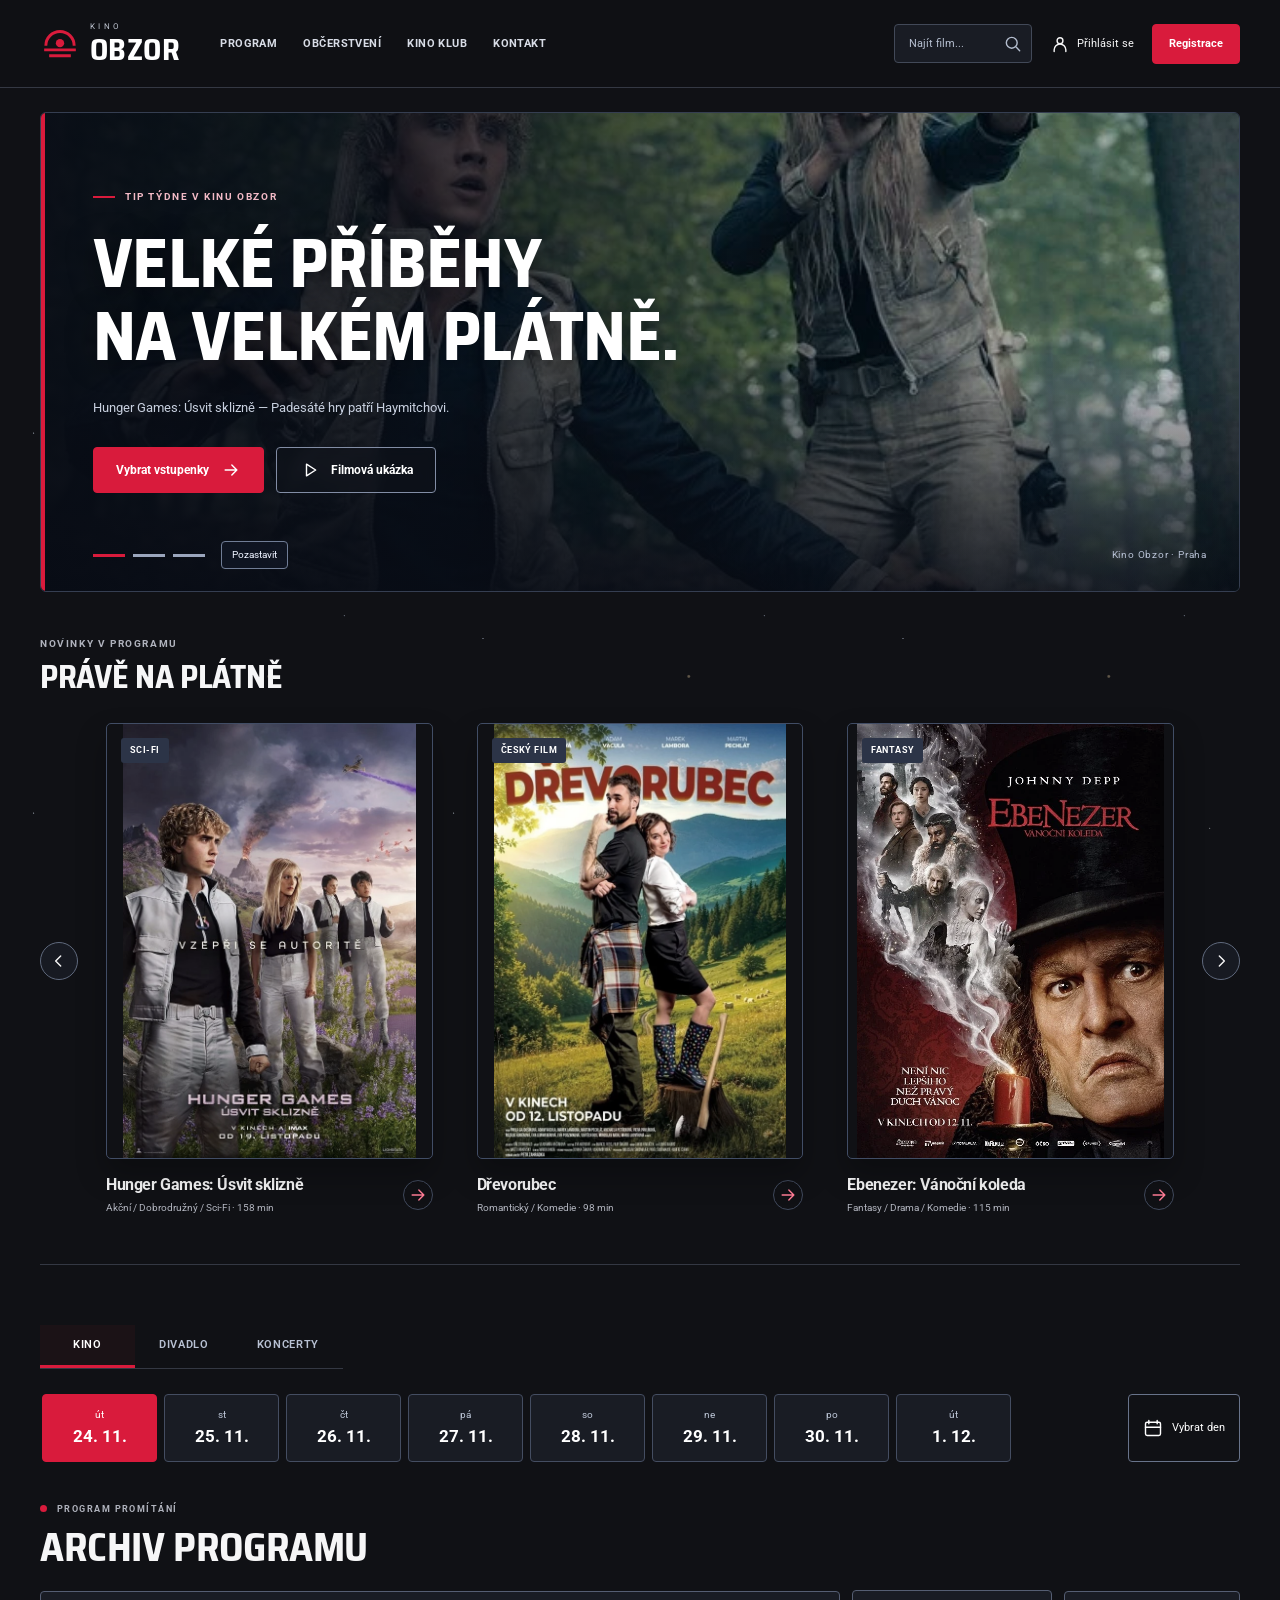
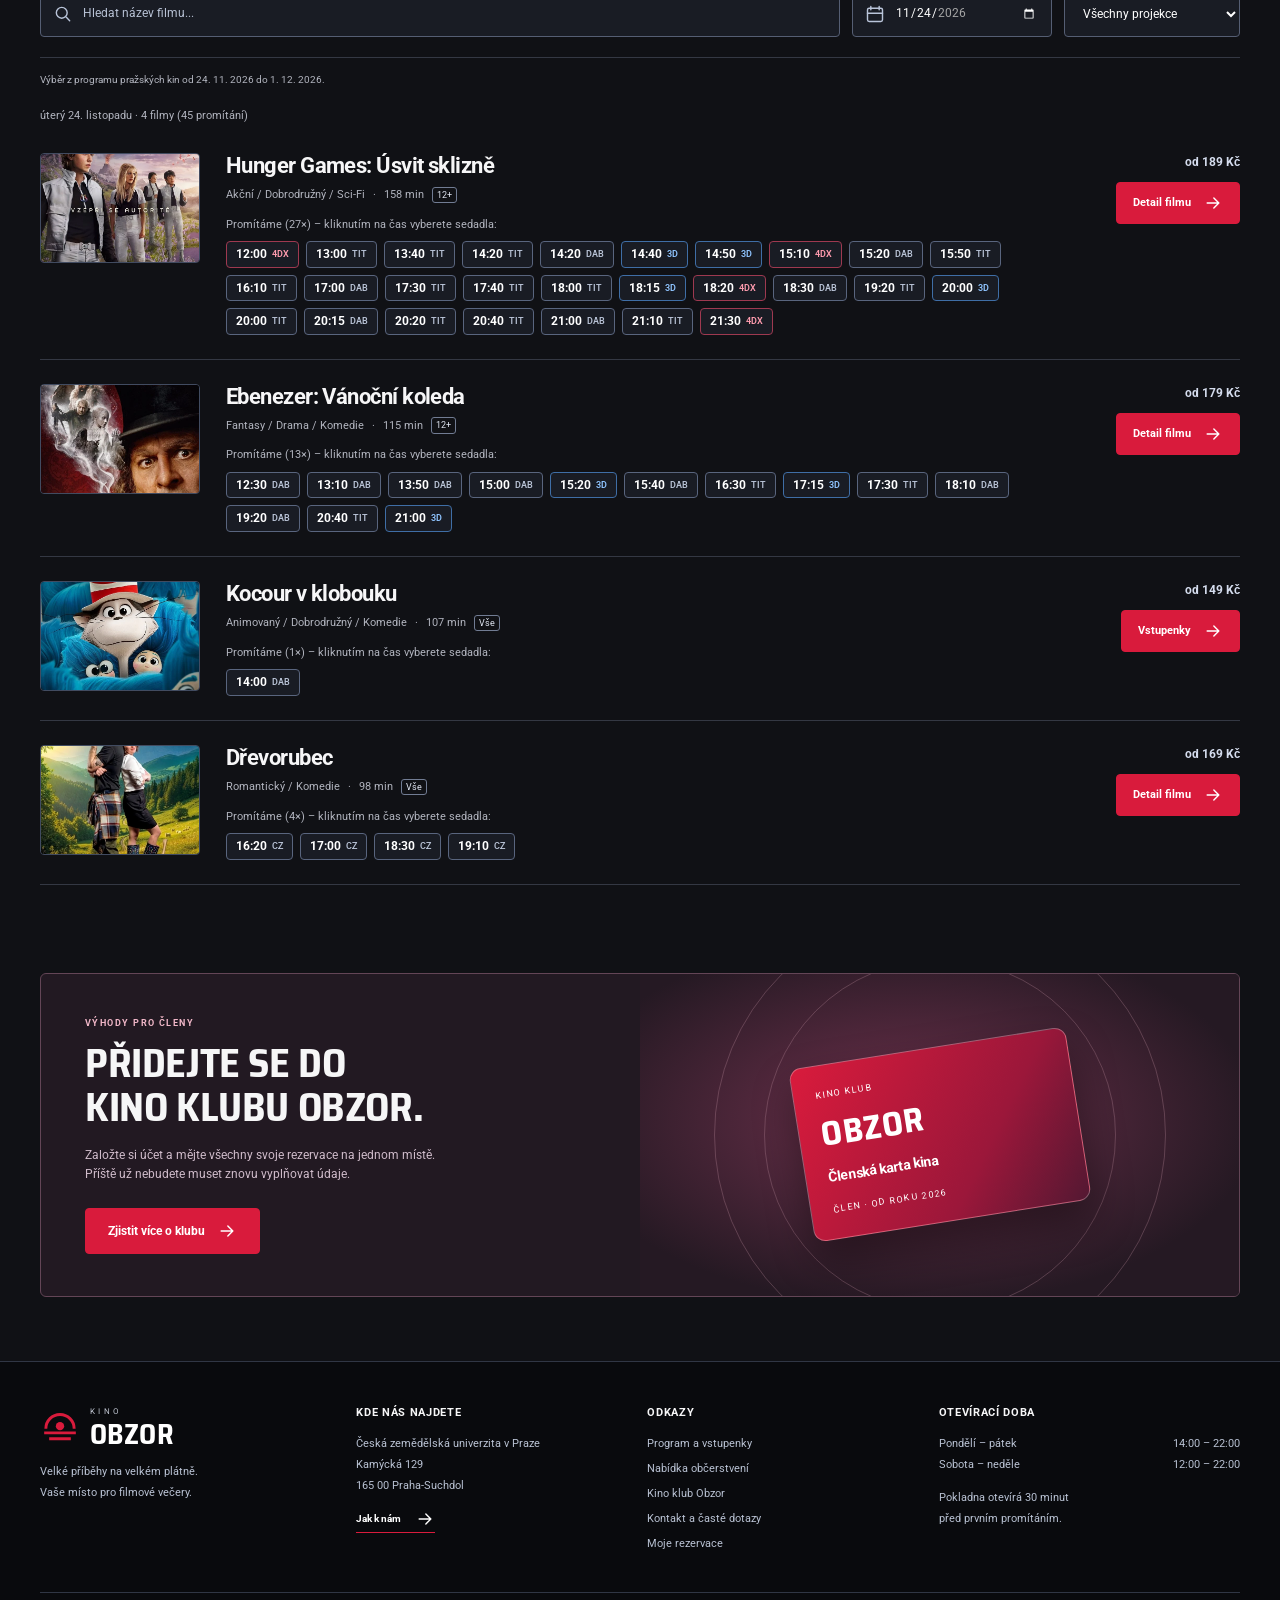
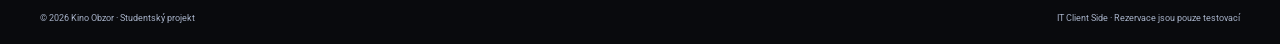
<file: index.html>
<!DOCTYPE html>
<html lang="cs">
  <head>
    <meta charset="UTF-8">
    <meta name="viewport" content="width=device-width, initial-scale=1.0">
    <meta name="description" content="Kino Obzor – aktuální program, filmy, divadlo a koncerty. Vyberte si projekci a rezervujte si místa.">
    <title>Kino Obzor | Velké příběhy na velkém plátně</title>
    <link rel="icon" href="assets/favicon.svg" type="image/svg+xml">
    <link rel="stylesheet" href="css/style.css">
    <script src="js/kino.js" defer></script>
  </head>
  <body class="page-index">
    <header class="site-header">
      <div class="container header-inner">
        <a class="brand" href="index.html">
          <svg viewBox="0 0 48 48">
            <path d="M7 26a17 17 0 0 1 34 0" fill="none" stroke="#d91b3c" stroke-width="3.5"></path>
            <path d="M5 31h38M11 38h26" stroke="#d91b3c" stroke-width="3.5"></path>
            <circle cx="24" cy="23" r="5" fill="#d91b3c"></circle>
          </svg>
          <span class="brand-name">
            <small>KINO</small>
            <b>OBZOR</b>
          </span>
        </a>
        <nav class="desktop-nav">
          <a href="program.html">Program</a>
          <a href="obcerstveni.html">Občerstvení</a>
          <a href="kino-klub.html">Kino klub</a>
          <a href="kontakt.html">Kontakt</a>
        </nav>
        <div class="header-actions">
          <form class="header-search" action="program.html">
            <input id="header-query" name="q" placeholder="Najít film..." aria-label="Najít film" maxlength="80">
            <button type="submit" aria-label="Hledat">
              <svg class="icon" viewBox="0 0 24 24">
                <circle cx="10.5" cy="10.5" r="6.5"></circle>
                <path d="m16 16 4 4"></path>
              </svg>
            </button>
          </form>
          <button type="button" class="login-link" data-auth="login">
            <svg class="icon" viewBox="0 0 24 24">
              <circle cx="12" cy="8" r="3.5"></circle>
              <path d="M5 21v-2a7 7 0 0 1 14 0v2"></path>
            </svg>
            <span>Přihlásit se</span>
          </button>
          <button type="button" class="btn" data-auth="register">Registrace</button>
          <button type="button" class="menu-button" aria-expanded="false">
            <svg class="icon" viewBox="0 0 24 24">
              <path d="M4 6h16M4 12h16M4 18h16"></path>
            </svg>
            Menu
          </button>
        </div>
      </div>
      <nav id="mobile-nav" class="mobile-nav">
        <a href="program.html">Program</a>
        <a href="obcerstveni.html">Občerstvení</a>
        <a href="kino-klub.html">Kino klub</a>
        <a href="kontakt.html">Kontakt</a>
        <button type="button" data-auth="register">Vytvořit účet</button>
        <a href="ucet.html">Moje rezervace</a>
      </nav>
    </header>
    <main id="main-content">
      <div class="container hero-wrap">
        <section class="hero">
          <img
            class="hero-image"
            id="hero-image"
            src="assets/img/hunger-games-zaber.webp"
            alt="Hunger Games: Úsvit sklizně"
          >
          <div class="hero-content">
            <span class="section-label">Tip týdne v Kinu Obzor</span>
            <h1>
              Velké příběhy<br>
              na velkém plátně.
            </h1>
            <p class="hero-copy" id="hero-copy">
              Hunger Games: Úsvit sklizně — Padesáté hry patří Haymitchovi.
            </p>
            <div class="hero-actions">
              <a id="hero-tickets" class="btn" href="film.html?id=hunger-games">
                Vybrat vstupenky
                <svg class="icon" viewBox="0 0 24 24">
                  <path d="M5 12h14m-6-6 6 6-6 6"></path>
                </svg>
              </a>
              <button type="button" class="btn btn-light" id="hero-trailer" data-trailer="hunger-games">
                <svg class="icon" viewBox="0 0 24 24">
                  <path d="m9 5 11 7-11 7z"></path>
                </svg>
                Filmová ukázka
              </button>
            </div>
          </div>
          <div class="hero-bottom">
            <div class="hero-controls">
              <div class="hero-dots">
                <button type="button" aria-label="Tip 1" aria-current="true" data-hero="0"></button>
                <button type="button" aria-label="Tip 2" aria-current="false" data-hero="1"></button>
                <button type="button" aria-label="Tip 3" aria-current="false" data-hero="2"></button>
              </div>
              <button type="button" class="hero-toggle" id="hero-pause">Pozastavit</button>
            </div>
            <span class="hero-credit">Kino Obzor · Praha</span>
          </div>
        </section>

        <section class="poster-section">
          <div class="section-top poster-head">
            <div>
              <span class="section-label muted">Novinky v programu</span>
              <h2 id="poster-heading">Právě na plátně</h2>
            </div>
            <div class="carousel-controls">
              <button type="button" class="icon-btn" id="poster-prev" aria-label="Předchozí filmy">
                <svg class="icon" viewBox="0 0 24 24">
                  <path d="m14 6-6 6 6 6"></path>
                </svg>
              </button>
              <button type="button" class="icon-btn" id="poster-next" aria-label="Další filmy">
                <svg class="icon" viewBox="0 0 24 24">
                  <path d="m10 6 6 6-6 6"></path>
                </svg>
              </button>
            </div>
          </div>
          <div class="poster-track" id="poster-track"></div>
        </section>

        <section class="program-section section" id="program">
          <div class="segmented">
            <button type="button" data-category="kino" aria-pressed="true">Kino</button>
            <button type="button" data-category="divadlo" aria-pressed="false">Divadlo</button>
            <button type="button" data-category="koncert" aria-pressed="false">Koncerty</button>
          </div>
          <div class="date-picker-row">
            <div id="program-days" class="days"></div>
            <button class="date-icon" id="open-calendar" type="button" aria-label="Vybrat den z kalendáře">
              <svg class="icon" viewBox="0 0 24 24">
                <rect x="3" y="5" width="18" height="16" rx="2"></rect>
                <path d="M7 3v4m10-4v4M3 11h18"></path>
              </svg>
              <span>Vybrat den</span>
            </button>
          </div>
          <div class="program-title-block">
            <span class="section-label program-label">
              <span class="live-dot"></span>
              Program promítání
            </span>
            <h2 id="program-title">Aktuálně hrajeme</h2>
          </div>
          <form class="filters" id="program-filters">
            <div class="field-control search-field">
              <svg class="icon" viewBox="0 0 24 24">
                <circle cx="10.5" cy="10.5" r="6.5"></circle>
                <path d="m16 16 4 4"></path>
              </svg>
              <input id="film-search" type="search" placeholder="Hledat název filmu..." aria-label="Hledat název filmu" maxlength="80">
            </div>
            <div class="field-control">
              <svg class="icon" viewBox="0 0 24 24">
                <rect x="3" y="5" width="18" height="16" rx="2"></rect>
                <path d="M7 3v4m10-4v4M3 11h18"></path>
              </svg>
              <input id="filter-date" type="date" aria-label="Datum promítání" required>
            </div>
            <div class="field-control">
              <select id="filter-format" aria-label="Formát projekce">
                <option value="">Všechny projekce</option>
                <option value="2D">2D projekce</option>
                <option value="3D">3D projekce</option>
                <option value="4DX 2D">4DX 2D projekce</option>
              </select>
            </div>
          </form>
          <p id="program-period" class="demo-note"></p>
          <p id="results-info" class="results-info"></p>
          <div id="screening-list" class="screening-list"></div>
          <nav id="program-pagination" class="pagination"></nav>
        </section>

        <section class="club-banner">
          <div class="club-content">
            <span class="section-label">Výhody pro členy</span>
            <h2 id="club-title">
              Přidejte se do<br>
              Kino klubu Obzor.
            </h2>
            <p>
              Založte si účet a mějte všechny svoje rezervace na jednom místě. Příště už nebudete muset znovu vyplňovat údaje.
            </p>
            <a class="btn" href="kino-klub.html">
              Zjistit více o klubu
              <svg class="icon" viewBox="0 0 24 24">
                <path d="M5 12h14m-6-6 6 6-6 6"></path>
              </svg>
            </a>
          </div>
          <div class="club-art">
            <div class="member-card">
              <small>KINO KLUB</small>
              <b>OBZOR</b>
              <span>Členská karta kina</span>
              <small>ČLEN · OD ROKU 2026</small>
            </div>
          </div>
        </section>
      </div>
    </main>
    <footer class="site-footer">
      <div class="container">
        <div class="footer-grid">
          <div>
            <a class="brand" href="index.html">
              <svg viewBox="0 0 48 48">
                <path d="M7 26a17 17 0 0 1 34 0" fill="none" stroke="#d91b3c" stroke-width="3.5"></path>
                <path d="M5 31h38M11 38h26" stroke="#d91b3c" stroke-width="3.5"></path>
                <circle cx="24" cy="23" r="5" fill="#d91b3c"></circle>
              </svg>
              <span class="brand-name">
                <small>KINO</small>
                <b>OBZOR</b>
              </span>
            </a>
            <p>
              Velké příběhy na velkém plátně.<br>
              Vaše místo pro filmové večery.
            </p>
          </div>
          <div>
            <h3>Kde nás najdete</h3>
            <p>
              Česká zemědělská univerzita v Praze<br>
              Kamýcká 129<br>
              165 00 Praha-Suchdol
            </p>
            <a href="kontakt.html" class="text-link">
              Jak k nám
              <svg class="icon" viewBox="0 0 24 24">
                <path d="M5 12h14m-6-6 6 6-6 6"></path>
              </svg>
            </a>
          </div>
          <div>
            <h3>Odkazy</h3>
            <div class="footer-links">
              <a href="program.html">Program a vstupenky</a>
              <a href="obcerstveni.html">Nabídka občerstvení</a>
              <a href="kino-klub.html">Kino klub Obzor</a>
              <a href="kontakt.html">Kontakt a časté dotazy</a>
              <a href="ucet.html">Moje rezervace</a>
            </div>
          </div>
          <div>
            <h3>Otevírací doba</h3>
            <p class="footer-hours">
              <span>Pondělí – pátek</span>
              <span>14:00 – 22:00</span>
            </p>
            <p class="footer-hours">
              <span>Sobota – neděle</span>
              <span>12:00 – 22:00</span>
            </p>
            <p class="opening-note">
              Pokladna otevírá 30 minut<br>
              před prvním promítáním.
            </p>
          </div>
        </div>
        <div class="footer-bottom">
          <span>© 2026 Kino Obzor · Studentský projekt</span>
          <span>IT Client Side · Rezervace jsou pouze testovací</span>
        </div>
      </div>
    </footer>
    <dialog id="auth-dialog" class="dialog">
      <button type="button" class="dialog-close" data-close-dialog aria-label="Zavřít">
        <svg class="icon" viewBox="0 0 24 24">
          <path d="m6 6 12 12M6 18 18 6"></path>
        </svg>
      </button>
      <span class="section-label">Kino klub Obzor</span>
      <h2 id="auth-title">Přihlášení</h2>
      <p id="auth-description">Přihlaste se ke svému účtu a spravujte své rezervace.</p>
      <form id="auth-form" novalidate>
        <div class="form-field" id="auth-name-field" hidden>
          <label for="auth-name">Jméno</label>
          <input id="auth-name" name="name" maxlength="60">
          <span class="form-error" id="auth-name-error"></span>
        </div>
        <div class="form-field">
          <label for="auth-email">E-mail</label>
          <input id="auth-email" name="email" type="email" required placeholder="vas@email.cz">
          <span class="form-error" id="auth-email-error"></span>
        </div>
        <div class="form-field" id="auth-password-field">
          <label for="auth-password">Heslo</label>
          <input id="auth-password" name="password" type="password" required minlength="6" placeholder="Alespoň 6 znaků">
          <span class="form-error" id="auth-password-error"></span>
        </div>
        <div class="form-field" id="auth-confirm-field" hidden>
          <label for="auth-confirm">Heslo znovu</label>
          <input id="auth-confirm" name="confirm" type="password">
          <span class="form-error" id="auth-confirm-error"></span>
        </div>
        <button class="forgot-button" type="button" data-auth="reset">Zapomenuté heslo?</button>
        <div id="auth-error" class="form-error"></div>
        <button id="auth-submit" type="submit" class="btn full-width">Přihlásit se</button>
      </form>
      <div id="auth-switch" class="dialog-switch"></div>
      <p class="demo-note">
        Účet se ukládá pouze lokálně v prohlížeči (localStorage).
      </p>
    </dialog>
    <dialog id="trailer-dialog" class="dialog trailer-dialog">
      <button type="button" class="dialog-close" data-close-dialog aria-label="Zavřít">
        <svg class="icon" viewBox="0 0 24 24">
          <path d="m6 6 12 12M6 18 18 6"></path>
        </svg>
      </button>
      <span class="section-label">Ukázka filmu</span>
      <h2 id="trailer-title">Filmová ukázka</h2>
      <div id="trailer-content"></div>
      <p class="trailer-note">Textová upoutávka k filmu.</p>
    </dialog>
    <div id="toast" class="toast" hidden></div>
  </body>
</html>
</file>
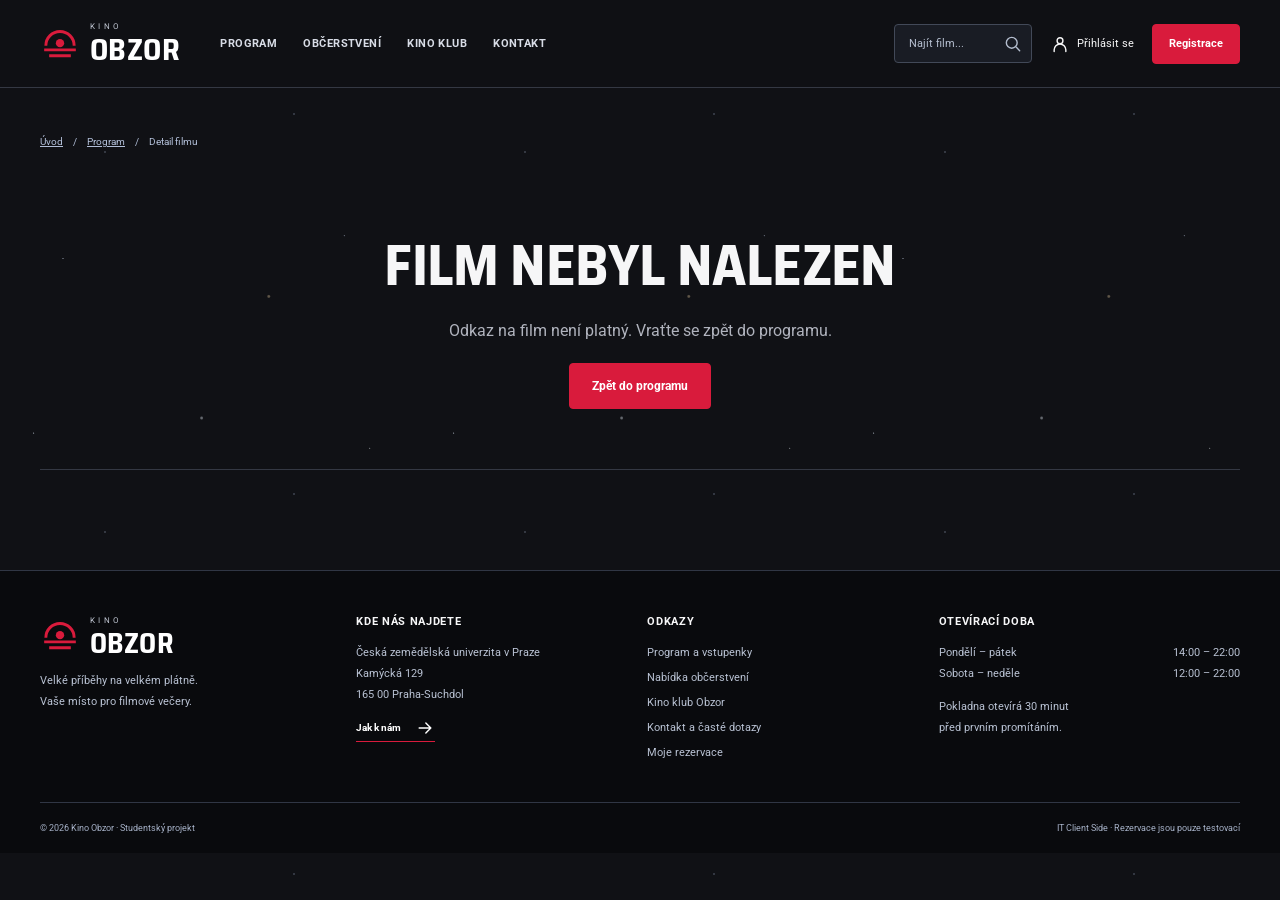
<file: film.html>
<!DOCTYPE html>
<html lang="cs">
  <head>
    <meta charset="UTF-8">
    <meta name="viewport" content="width=device-width, initial-scale=1.0">
    <meta name="description" content="Detail filmu, obsazení, popis děje a přehled nejbližších promítání v Kinu Obzor.">
    <title>Detail filmu | Kino Obzor</title>
    <link rel="icon" href="assets/favicon.svg" type="image/svg+xml">
    <link rel="stylesheet" href="css/style.css">
    <script src="js/kino.js" defer></script>
  </head>
  <body class="page-film">
    <header class="site-header">
      <div class="container header-inner">
        <a class="brand" href="index.html">
          <svg viewBox="0 0 48 48">
            <path d="M7 26a17 17 0 0 1 34 0" fill="none" stroke="#d91b3c" stroke-width="3.5"></path>
            <path d="M5 31h38M11 38h26" stroke="#d91b3c" stroke-width="3.5"></path>
            <circle cx="24" cy="23" r="5" fill="#d91b3c"></circle>
          </svg>
          <span class="brand-name">
            <small>KINO</small>
            <b>OBZOR</b>
          </span>
        </a>
        <nav class="desktop-nav">
          <a href="program.html">Program</a>
          <a href="obcerstveni.html">Občerstvení</a>
          <a href="kino-klub.html">Kino klub</a>
          <a href="kontakt.html">Kontakt</a>
        </nav>
        <div class="header-actions">
          <form class="header-search" action="program.html">
            <input id="header-query" name="q" placeholder="Najít film..." aria-label="Najít film" maxlength="80">
            <button type="submit" aria-label="Hledat">
              <svg class="icon" viewBox="0 0 24 24">
                <circle cx="10.5" cy="10.5" r="6.5"></circle>
                <path d="m16 16 4 4"></path>
              </svg>
            </button>
          </form>
          <button type="button" class="login-link" data-auth="login">
            <svg class="icon" viewBox="0 0 24 24">
              <circle cx="12" cy="8" r="3.5"></circle>
              <path d="M5 21v-2a7 7 0 0 1 14 0v2"></path>
            </svg>
            <span>Přihlásit se</span>
          </button>
          <button type="button" class="btn" data-auth="register">Registrace</button>
          <button type="button" class="menu-button" aria-expanded="false">
            <svg class="icon" viewBox="0 0 24 24">
              <path d="M4 6h16M4 12h16M4 18h16"></path>
            </svg>
            Menu
          </button>
        </div>
      </div>
      <nav id="mobile-nav" class="mobile-nav">
        <a href="program.html">Program</a>
        <a href="obcerstveni.html">Občerstvení</a>
        <a href="kino-klub.html">Kino klub</a>
        <a href="kontakt.html">Kontakt</a>
        <button type="button" data-auth="register">Vytvořit účet</button>
        <a href="ucet.html">Moje rezervace</a>
      </nav>
    </header>
    <main id="main-content">
      <div class="container page-heading">
        <div class="breadcrumb">
          <a href="index.html">Úvod</a>
          <span>/</span>
          <a href="program.html">Program</a>
          <span>/</span>
          <span id="film-breadcrumb">Detail filmu</span>
        </div>
        <div id="film-root"></div>
      </div>
    </main>
    <footer class="site-footer">
      <div class="container">
        <div class="footer-grid">
          <div>
            <a class="brand" href="index.html">
              <svg viewBox="0 0 48 48">
                <path d="M7 26a17 17 0 0 1 34 0" fill="none" stroke="#d91b3c" stroke-width="3.5"></path>
                <path d="M5 31h38M11 38h26" stroke="#d91b3c" stroke-width="3.5"></path>
                <circle cx="24" cy="23" r="5" fill="#d91b3c"></circle>
              </svg>
              <span class="brand-name">
                <small>KINO</small>
                <b>OBZOR</b>
              </span>
            </a>
            <p>
              Velké příběhy na velkém plátně.<br>
              Vaše místo pro filmové večery.
            </p>
          </div>
          <div>
            <h3>Kde nás najdete</h3>
            <p>
              Česká zemědělská univerzita v Praze<br>
              Kamýcká 129<br>
              165 00 Praha-Suchdol
            </p>
            <a href="kontakt.html" class="text-link">
              Jak k nám
              <svg class="icon" viewBox="0 0 24 24">
                <path d="M5 12h14m-6-6 6 6-6 6"></path>
              </svg>
            </a>
          </div>
          <div>
            <h3>Odkazy</h3>
            <div class="footer-links">
              <a href="program.html">Program a vstupenky</a>
              <a href="obcerstveni.html">Nabídka občerstvení</a>
              <a href="kino-klub.html">Kino klub Obzor</a>
              <a href="kontakt.html">Kontakt a časté dotazy</a>
              <a href="ucet.html">Moje rezervace</a>
            </div>
          </div>
          <div>
            <h3>Otevírací doba</h3>
            <p class="footer-hours">
              <span>Pondělí – pátek</span>
              <span>14:00 – 22:00</span>
            </p>
            <p class="footer-hours">
              <span>Sobota – neděle</span>
              <span>12:00 – 22:00</span>
            </p>
            <p class="opening-note">
              Pokladna otevírá 30 minut<br>
              před prvním promítáním.
            </p>
          </div>
        </div>
        <div class="footer-bottom">
          <span>© 2026 Kino Obzor · Studentský projekt</span>
          <span>IT Client Side · Rezervace jsou pouze testovací</span>
        </div>
      </div>
    </footer>
    <dialog id="auth-dialog" class="dialog">
      <button type="button" class="dialog-close" data-close-dialog aria-label="Zavřít">
        <svg class="icon" viewBox="0 0 24 24">
          <path d="m6 6 12 12M6 18 18 6"></path>
        </svg>
      </button>
      <span class="section-label">Kino klub Obzor</span>
      <h2 id="auth-title">Přihlášení</h2>
      <p id="auth-description">Přihlaste se ke svému účtu a spravujte své rezervace.</p>
      <form id="auth-form" novalidate>
        <div class="form-field" id="auth-name-field" hidden>
          <label for="auth-name">Jméno</label>
          <input id="auth-name" name="name" maxlength="60">
          <span class="form-error" id="auth-name-error"></span>
        </div>
        <div class="form-field">
          <label for="auth-email">E-mail</label>
          <input id="auth-email" name="email" type="email" required placeholder="vas@email.cz">
          <span class="form-error" id="auth-email-error"></span>
        </div>
        <div class="form-field" id="auth-password-field">
          <label for="auth-password">Heslo</label>
          <input id="auth-password" name="password" type="password" required minlength="6" placeholder="Alespoň 6 znaků">
          <span class="form-error" id="auth-password-error"></span>
        </div>
        <div class="form-field" id="auth-confirm-field" hidden>
          <label for="auth-confirm">Heslo znovu</label>
          <input id="auth-confirm" name="confirm" type="password">
          <span class="form-error" id="auth-confirm-error"></span>
        </div>
        <button class="forgot-button" type="button" data-auth="reset">Zapomenuté heslo?</button>
        <div id="auth-error" class="form-error"></div>
        <button id="auth-submit" type="submit" class="btn full-width">Přihlásit se</button>
      </form>
      <div id="auth-switch" class="dialog-switch"></div>
      <p class="demo-note">
        Účet se ukládá pouze lokálně v prohlížeči (localStorage).
      </p>
    </dialog>
    <dialog id="trailer-dialog" class="dialog trailer-dialog">
      <button type="button" class="dialog-close" data-close-dialog aria-label="Zavřít">
        <svg class="icon" viewBox="0 0 24 24">
          <path d="m6 6 12 12M6 18 18 6"></path>
        </svg>
      </button>
      <span class="section-label">Ukázka filmu</span>
      <h2 id="trailer-title">Filmová ukázka</h2>
      <div id="trailer-content"></div>
      <p class="trailer-note">Textová upoutávka k filmu.</p>
    </dialog>
    <div id="toast" class="toast" hidden></div>
  </body>
</html>
</file>
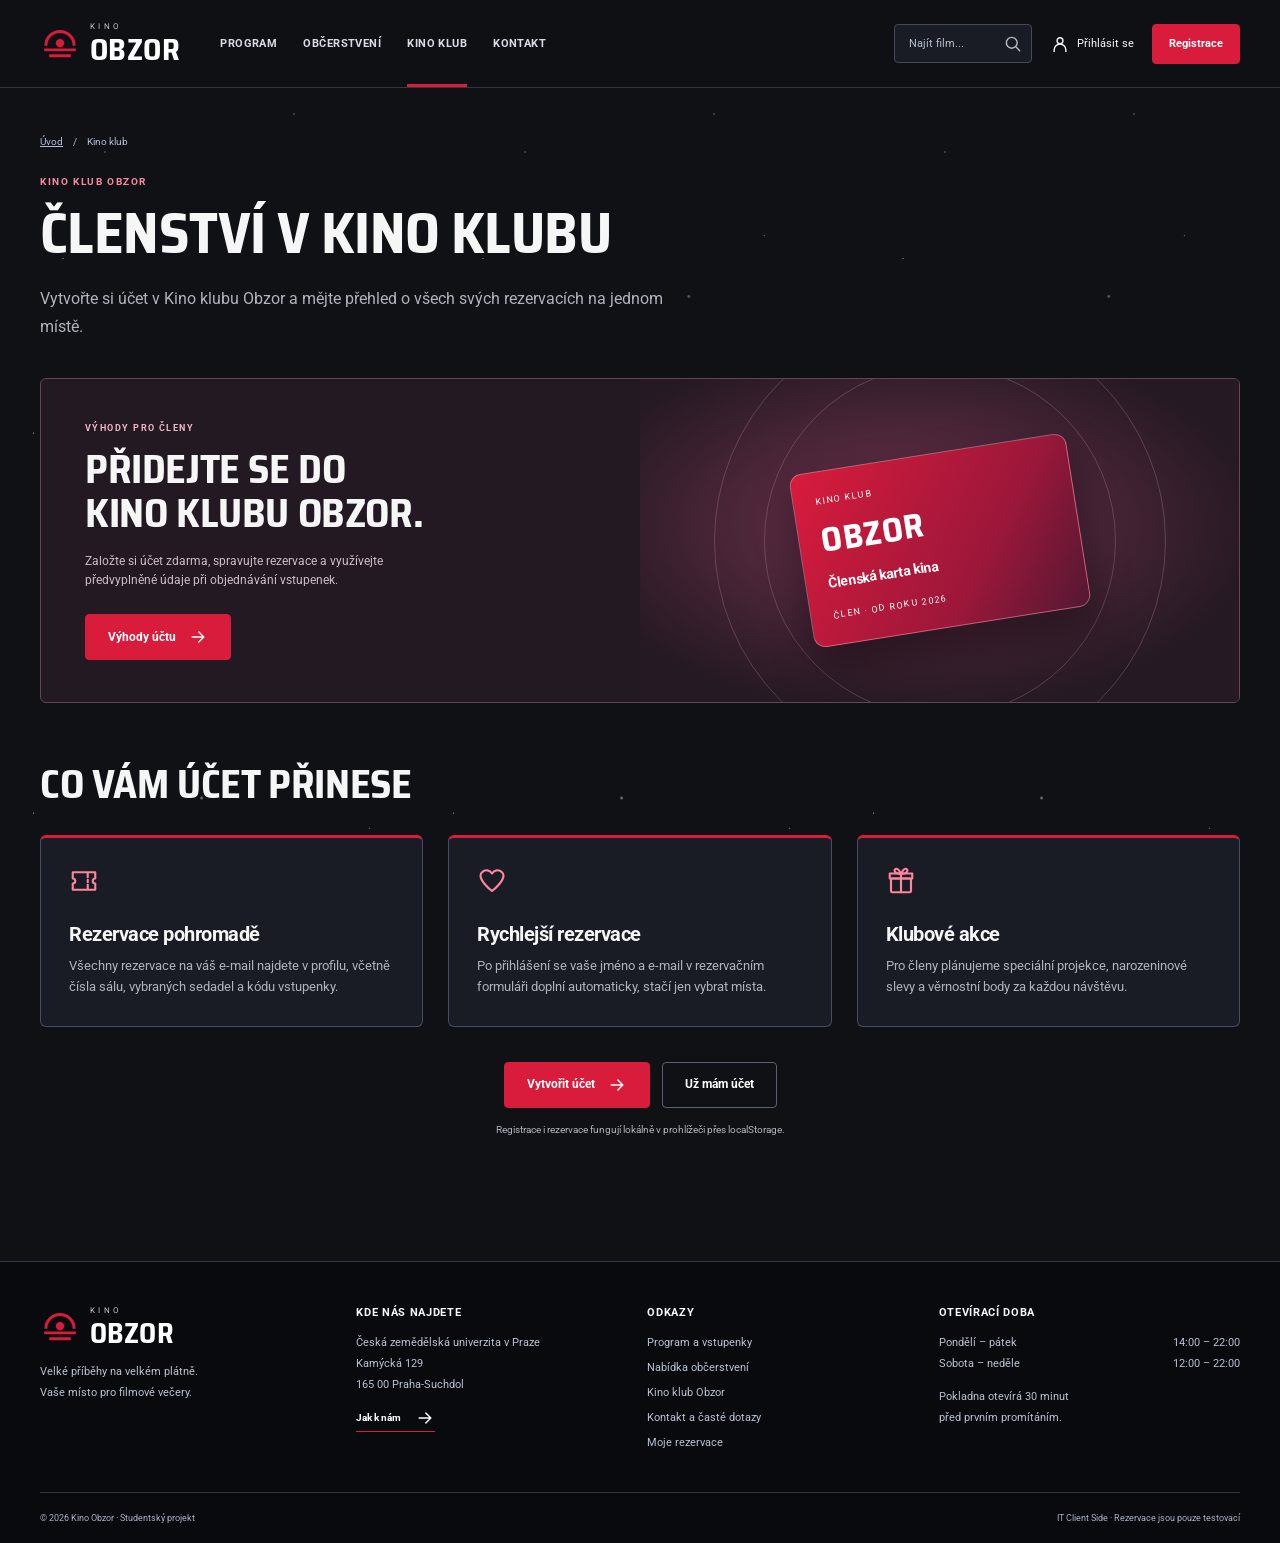
<file: kino-klub.html>
<!DOCTYPE html>
<html lang="cs">
  <head>
    <meta charset="UTF-8">
    <meta name="viewport" content="width=device-width, initial-scale=1.0">
    <meta name="description" content="Kino klub Obzor – registrace, správa rezervací a výhody pro členy.">
    <title>Kino klub Obzor | Členství a výhody</title>
    <link rel="icon" href="assets/favicon.svg" type="image/svg+xml">
    <link rel="stylesheet" href="css/style.css">
    <script src="js/kino.js" defer></script>
  </head>
  <body class="page-kino-klub">
    <header class="site-header">
      <div class="container header-inner">
        <a class="brand" href="index.html">
          <svg viewBox="0 0 48 48">
            <path d="M7 26a17 17 0 0 1 34 0" fill="none" stroke="#d91b3c" stroke-width="3.5"></path>
            <path d="M5 31h38M11 38h26" stroke="#d91b3c" stroke-width="3.5"></path>
            <circle cx="24" cy="23" r="5" fill="#d91b3c"></circle>
          </svg>
          <span class="brand-name">
            <small>KINO</small>
            <b>OBZOR</b>
          </span>
        </a>
        <nav class="desktop-nav">
          <a href="program.html">Program</a>
          <a href="obcerstveni.html">Občerstvení</a>
          <a href="kino-klub.html" aria-current="page">Kino klub</a>
          <a href="kontakt.html">Kontakt</a>
        </nav>
        <div class="header-actions">
          <form class="header-search" action="program.html">
            <input id="header-query" name="q" placeholder="Najít film..." aria-label="Najít film" maxlength="80">
            <button type="submit" aria-label="Hledat">
              <svg class="icon" viewBox="0 0 24 24">
                <circle cx="10.5" cy="10.5" r="6.5"></circle>
                <path d="m16 16 4 4"></path>
              </svg>
            </button>
          </form>
          <button type="button" class="login-link" data-auth="login">
            <svg class="icon" viewBox="0 0 24 24">
              <circle cx="12" cy="8" r="3.5"></circle>
              <path d="M5 21v-2a7 7 0 0 1 14 0v2"></path>
            </svg>
            <span>Přihlásit se</span>
          </button>
          <button type="button" class="btn" data-auth="register">Registrace</button>
          <button type="button" class="menu-button" aria-expanded="false">
            <svg class="icon" viewBox="0 0 24 24">
              <path d="M4 6h16M4 12h16M4 18h16"></path>
            </svg>
            Menu
          </button>
        </div>
      </div>
      <nav id="mobile-nav" class="mobile-nav">
        <a href="program.html">Program</a>
        <a href="obcerstveni.html">Občerstvení</a>
        <a href="kino-klub.html" aria-current="page">Kino klub</a>
        <a href="kontakt.html">Kontakt</a>
        <button type="button" data-auth="register">Vytvořit účet</button>
        <a href="ucet.html">Moje rezervace</a>
      </nav>
    </header>
    <main id="main-content">
      <div class="container page-heading">
        <div class="breadcrumb">
          <a href="index.html">Úvod</a>
          <span>/</span>
          <span>Kino klub</span>
        </div>
        <span class="section-label">Kino klub Obzor</span>
        <h1>Členství v Kino klubu</h1>
        <p class="lead muted">
          Vytvořte si účet v Kino klubu Obzor a mějte přehled o všech svých rezervacích na jednom místě.
        </p>
      </div>
      <div class="container">
        <section class="club-banner">
          <div class="club-content">
            <span class="section-label">Výhody pro členy</span>
            <h2 id="club-title">
              Přidejte se do<br>
              Kino klubu Obzor.
            </h2>
            <p>
              Založte si účet zdarma, spravujte rezervace a využívejte předvyplněné údaje při objednávání vstupenek.
            </p>
            <a class="btn" href="#klub-vyhody">
              Výhody účtu
              <svg class="icon" viewBox="0 0 24 24">
                <path d="M5 12h14m-6-6 6 6-6 6"></path>
              </svg>
            </a>
          </div>
          <div class="club-art">
            <div class="member-card">
              <small>KINO KLUB</small>
              <b>OBZOR</b>
              <span>Členská karta kina</span>
              <small>ČLEN · OD ROKU 2026</small>
            </div>
          </div>
        </section>

        <section class="section" id="klub-vyhody">
          <div class="section-top"><h2>Co vám účet přinese</h2></div>
          <div class="benefit-grid">
            <article class="benefit">
              <svg class="icon" viewBox="0 0 24 24">
                <path d="M3 5h18v5a2 2 0 0 0 0 4v5H3v-5a2 2 0 0 0 0-4zM15 6v3m0 2v2m0 2v3"></path>
              </svg>
              <h3>Rezervace pohromadě</h3>
              <p>
                Všechny rezervace na váš e-mail najdete v profilu, včetně čísla sálu, vybraných sedadel a kódu vstupenky.
              </p>
            </article>
            <article class="benefit">
              <svg class="icon" viewBox="0 0 24 24">
                <path d="M20 5a5 5 0 0 0-8 1 5 5 0 0 0-8-1c-5 5 8 15 8 15S25 10 20 5z"></path>
              </svg>
              <h3>Rychlejší rezervace</h3>
              <p>
                Po přihlášení se vaše jméno a e-mail v rezervačním formuláři doplní automaticky, stačí jen vybrat místa.
              </p>
            </article>
            <article class="benefit">
              <svg class="icon" viewBox="0 0 24 24">
                <rect x="4" y="10" width="16" height="11" rx="1"></rect>
                <path d="M3 6h18v4H3zM12 6v15"></path>
                <path d="M12 6C5 7 6 0 10 3zm0 0c7 1 6-6 2-3z"></path>
              </svg>
              <h3>Klubové akce</h3>
              <p>
                Pro členy plánujeme speciální projekce, narozeninové slevy a věrnostní body za každou návštěvu.
              </p>
            </article>
          </div>
          <div class="action-row club-actions">
            <button type="button" class="btn" data-auth="register">
              Vytvořit účet
              <svg class="icon" viewBox="0 0 24 24">
                <path d="M5 12h14m-6-6 6 6-6 6"></path>
              </svg>
            </button>
            <button type="button" class="btn btn-ghost" data-auth="login">Už mám účet</button>
          </div>
          <p class="demo-note centered-note">
            Registrace i rezervace fungují lokálně v prohlížeči přes localStorage.
          </p>
        </section>
      </div>
    </main>
    <footer class="site-footer">
      <div class="container">
        <div class="footer-grid">
          <div>
            <a class="brand" href="index.html">
              <svg viewBox="0 0 48 48">
                <path d="M7 26a17 17 0 0 1 34 0" fill="none" stroke="#d91b3c" stroke-width="3.5"></path>
                <path d="M5 31h38M11 38h26" stroke="#d91b3c" stroke-width="3.5"></path>
                <circle cx="24" cy="23" r="5" fill="#d91b3c"></circle>
              </svg>
              <span class="brand-name">
                <small>KINO</small>
                <b>OBZOR</b>
              </span>
            </a>
            <p>
              Velké příběhy na velkém plátně.<br>
              Vaše místo pro filmové večery.
            </p>
          </div>
          <div>
            <h3>Kde nás najdete</h3>
            <p>
              Česká zemědělská univerzita v Praze<br>
              Kamýcká 129<br>
              165 00 Praha-Suchdol
            </p>
            <a href="kontakt.html" class="text-link">
              Jak k nám
              <svg class="icon" viewBox="0 0 24 24">
                <path d="M5 12h14m-6-6 6 6-6 6"></path>
              </svg>
            </a>
          </div>
          <div>
            <h3>Odkazy</h3>
            <div class="footer-links">
              <a href="program.html">Program a vstupenky</a>
              <a href="obcerstveni.html">Nabídka občerstvení</a>
              <a href="kino-klub.html">Kino klub Obzor</a>
              <a href="kontakt.html">Kontakt a časté dotazy</a>
              <a href="ucet.html">Moje rezervace</a>
            </div>
          </div>
          <div>
            <h3>Otevírací doba</h3>
            <p class="footer-hours">
              <span>Pondělí – pátek</span>
              <span>14:00 – 22:00</span>
            </p>
            <p class="footer-hours">
              <span>Sobota – neděle</span>
              <span>12:00 – 22:00</span>
            </p>
            <p class="opening-note">
              Pokladna otevírá 30 minut<br>
              před prvním promítáním.
            </p>
          </div>
        </div>
        <div class="footer-bottom">
          <span>© 2026 Kino Obzor · Studentský projekt</span>
          <span>IT Client Side · Rezervace jsou pouze testovací</span>
        </div>
      </div>
    </footer>
    <dialog id="auth-dialog" class="dialog">
      <button type="button" class="dialog-close" data-close-dialog aria-label="Zavřít">
        <svg class="icon" viewBox="0 0 24 24">
          <path d="m6 6 12 12M6 18 18 6"></path>
        </svg>
      </button>
      <span class="section-label">Kino klub Obzor</span>
      <h2 id="auth-title">Přihlášení</h2>
      <p id="auth-description">Přihlaste se ke svému účtu a spravujte své rezervace.</p>
      <form id="auth-form" novalidate>
        <div class="form-field" id="auth-name-field" hidden>
          <label for="auth-name">Jméno</label>
          <input id="auth-name" name="name" maxlength="60">
          <span class="form-error" id="auth-name-error"></span>
        </div>
        <div class="form-field">
          <label for="auth-email">E-mail</label>
          <input id="auth-email" name="email" type="email" required placeholder="vas@email.cz">
          <span class="form-error" id="auth-email-error"></span>
        </div>
        <div class="form-field" id="auth-password-field">
          <label for="auth-password">Heslo</label>
          <input id="auth-password" name="password" type="password" required minlength="6" placeholder="Alespoň 6 znaků">
          <span class="form-error" id="auth-password-error"></span>
        </div>
        <div class="form-field" id="auth-confirm-field" hidden>
          <label for="auth-confirm">Heslo znovu</label>
          <input id="auth-confirm" name="confirm" type="password">
          <span class="form-error" id="auth-confirm-error"></span>
        </div>
        <button class="forgot-button" type="button" data-auth="reset">Zapomenuté heslo?</button>
        <div id="auth-error" class="form-error"></div>
        <button id="auth-submit" type="submit" class="btn full-width">Přihlásit se</button>
      </form>
      <div id="auth-switch" class="dialog-switch"></div>
      <p class="demo-note">
        Účet se ukládá pouze lokálně v prohlížeči (localStorage).
      </p>
    </dialog>
    <div id="toast" class="toast" hidden></div>
  </body>
</html>
</file>
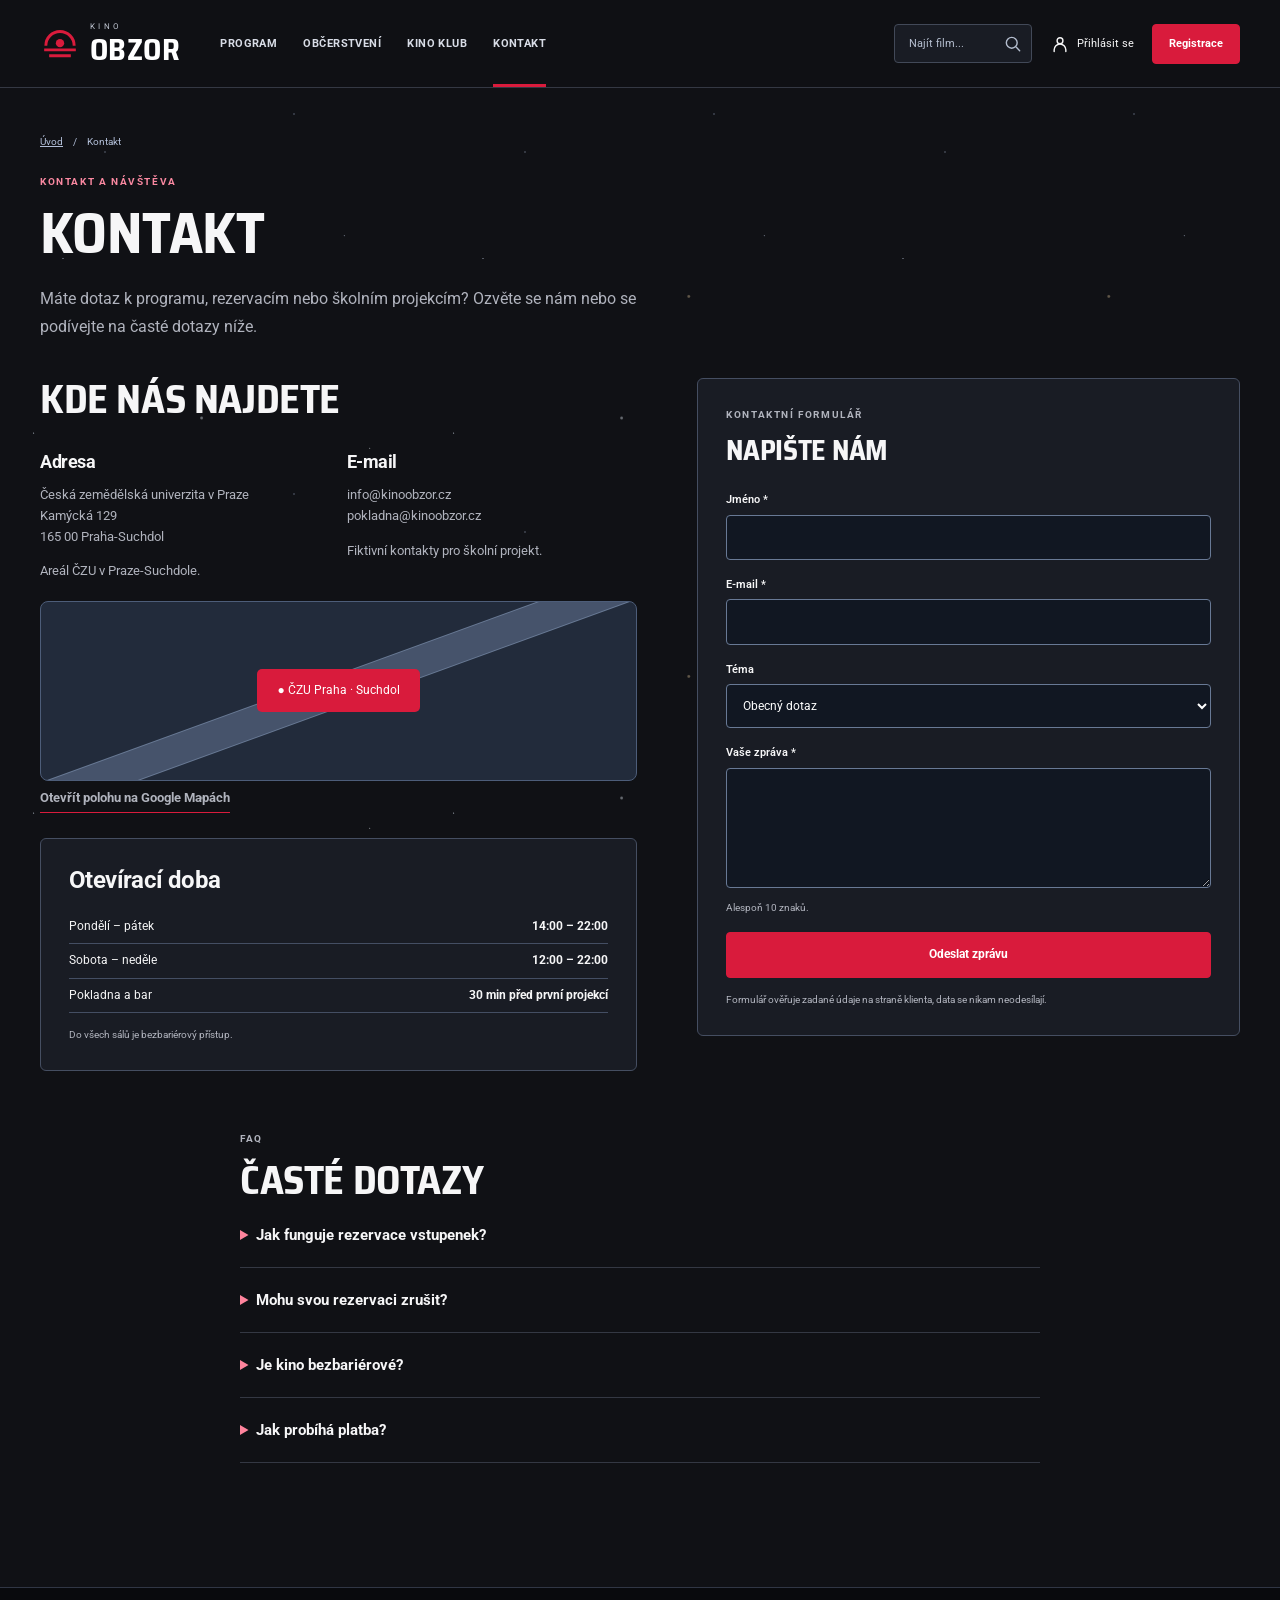
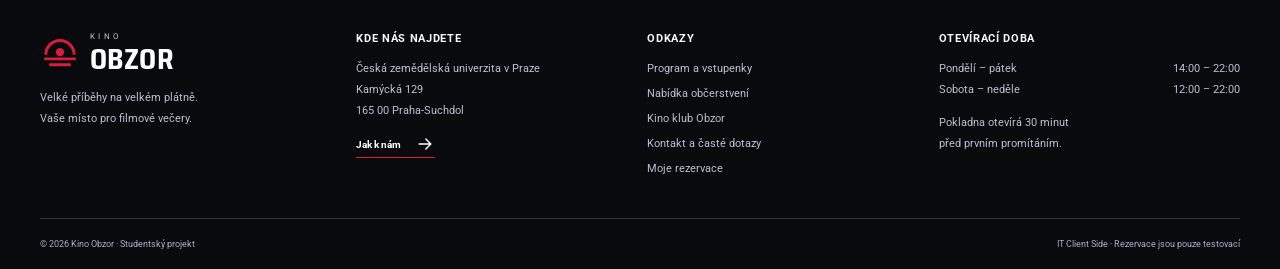
<file: kontakt.html>
<!DOCTYPE html>
<html lang="cs">
  <head>
    <meta charset="UTF-8">
    <meta name="viewport" content="width=device-width, initial-scale=1.0">
    <meta name="description" content="Adresa, otevírací doba, kontaktní formulář a časté dotazy ke Kinu Obzor.">
    <title>Kontakt a časté dotazy | Kino Obzor</title>
    <link rel="icon" href="assets/favicon.svg" type="image/svg+xml">
    <link rel="stylesheet" href="css/style.css">
    <script src="js/kino.js" defer></script>
  </head>
  <body class="page-kontakt">
    <header class="site-header">
      <div class="container header-inner">
        <a class="brand" href="index.html">
          <svg viewBox="0 0 48 48">
            <path d="M7 26a17 17 0 0 1 34 0" fill="none" stroke="#d91b3c" stroke-width="3.5"></path>
            <path d="M5 31h38M11 38h26" stroke="#d91b3c" stroke-width="3.5"></path>
            <circle cx="24" cy="23" r="5" fill="#d91b3c"></circle>
          </svg>
          <span class="brand-name">
            <small>KINO</small>
            <b>OBZOR</b>
          </span>
        </a>
        <nav class="desktop-nav">
          <a href="program.html">Program</a>
          <a href="obcerstveni.html">Občerstvení</a>
          <a href="kino-klub.html">Kino klub</a>
          <a href="kontakt.html" aria-current="page">Kontakt</a>
        </nav>
        <div class="header-actions">
          <form class="header-search" action="program.html">
            <input id="header-query" name="q" placeholder="Najít film..." aria-label="Najít film" maxlength="80">
            <button type="submit" aria-label="Hledat">
              <svg class="icon" viewBox="0 0 24 24">
                <circle cx="10.5" cy="10.5" r="6.5"></circle>
                <path d="m16 16 4 4"></path>
              </svg>
            </button>
          </form>
          <button type="button" class="login-link" data-auth="login">
            <svg class="icon" viewBox="0 0 24 24">
              <circle cx="12" cy="8" r="3.5"></circle>
              <path d="M5 21v-2a7 7 0 0 1 14 0v2"></path>
            </svg>
            <span>Přihlásit se</span>
          </button>
          <button type="button" class="btn" data-auth="register">Registrace</button>
          <button type="button" class="menu-button" aria-expanded="false">
            <svg class="icon" viewBox="0 0 24 24">
              <path d="M4 6h16M4 12h16M4 18h16"></path>
            </svg>
            Menu
          </button>
        </div>
      </div>
      <nav id="mobile-nav" class="mobile-nav">
        <a href="program.html">Program</a>
        <a href="obcerstveni.html">Občerstvení</a>
        <a href="kino-klub.html">Kino klub</a>
        <a href="kontakt.html" aria-current="page">Kontakt</a>
        <button type="button" data-auth="register">Vytvořit účet</button>
        <a href="ucet.html">Moje rezervace</a>
      </nav>
    </header>
    <main id="main-content">
      <div class="container page-heading">
        <div class="breadcrumb">
          <a href="index.html">Úvod</a>
          <span>/</span>
          <span>Kontakt</span>
        </div>
        <span class="section-label">Kontakt a návštěva</span>
        <h1>Kontakt</h1>
        <p class="lead muted">
          Máte dotaz k programu, rezervacím nebo školním projekcím? Ozvěte se nám nebo se podívejte na časté dotazy níže.
        </p>
      </div>
      <div class="container">
        <div class="content-grid">
          <section>
            <h2>Kde nás najdete</h2>
            <div class="contact-cards">
              <div>
                <h3>Adresa</h3>
                <p class="muted opening-note">
                  Česká zemědělská univerzita v Praze<br>
                  Kamýcká 129<br>
                  165 00 Praha-Suchdol
                </p>
                <p class="demo-note">Areál ČZU v Praze-Suchdole.</p>
              </div>
              <div>
                <h3>E-mail</h3>
                <p class="muted opening-note">
                  info@kinoobzor.cz<br>
                  pokladna@kinoobzor.cz
                </p>
                <p class="demo-note">Fiktivní kontakty pro školní projekt.</p>
              </div>
            </div>
            <div class="map-illustration">
              <span class="map-pin">● ČZU Praha · Suchdol</span>
            </div>
            <p class="map-caption">
              <a class="text-link" href="https://www.google.com/maps/search/?api=1&amp;query=50.129976,14.373707" target="_blank" rel="noopener">
                Otevřít polohu na Google Mapách
              </a>
            </p>
            <div class="info-card section-gap">
              <h3>Otevírací doba</h3>
              <ul class="contact-hours">
                <li><span>Pondělí – pátek</span><b>14:00 – 22:00</b></li>
                <li><span>Sobota – neděle</span><b>12:00 – 22:00</b></li>
                <li><span>Pokladna a bar</span><b>30 min před první projekcí</b></li>
              </ul>
              <p class="demo-note">
                Do všech sálů je bezbariérový přístup.
              </p>
            </div>
          </section>

          <section class="info-card">
            <span class="section-label muted">Kontaktní formulář</span>
            <h2 class="contact-title">Napište nám</h2>
            <form id="contact-form" novalidate>
              <div class="form-field">
                <label for="contact-name">Jméno *</label>
                <input id="contact-name" name="name" required minlength="2" maxlength="80">
                <span class="form-error" id="contact-name-error"></span>
              </div>
              <div class="form-field">
                <label for="contact-email">E-mail *</label>
                <input id="contact-email" name="email" type="email" required maxlength="120">
                <span class="form-error" id="contact-email-error"></span>
              </div>
              <div class="form-field">
                <label for="contact-topic">Téma</label>
                <select id="contact-topic" name="topic">
                  <option>Obecný dotaz</option>
                  <option>Rezervace a vstupenky</option>
                  <option>Školní projekce</option>
                  <option>Pronájem sálu</option>
                  <option>Jiné</option>
                </select>
              </div>
              <div class="form-field">
                <label for="contact-message">Vaše zpráva *</label>
                <textarea id="contact-message" name="message" required minlength="10" maxlength="1000"></textarea>
                <small>Alespoň 10 znaků.</small>
                <span class="form-error" id="contact-message-error"></span>
              </div>
              <button class="btn full-width" type="submit">Odeslat zprávu</button>
              <p class="demo-note">
                Formulář ověřuje zadané údaje na straně klienta, data se nikam neodesílají.
              </p>
              <div id="contact-result"></div>
            </form>
          </section>
        </div>

        <section class="section faq">
          <span class="section-label muted">FAQ</span>
          <h2>Časté dotazy</h2>
          <details>
            <summary>Jak funguje rezervace vstupenek?</summary>
            <p>
              Vyberte si projekci v programu, označte volná sedadla a vyplňte jméno a e-mail. Po potvrzení se zobrazí vstupenka s kódem, kterou si můžete vytisknout.
            </p>
          </details>
          <details>
            <summary>Mohu svou rezervaci zrušit?</summary>
            <p>
              Ano, po přihlášení najdete své rezervace v sekci Moje rezervace, kde je můžete jedním kliknutím zrušit.
            </p>
          </details>
          <details>
            <summary>Je kino bezbariérové?</summary>
            <p>
              Ano, všechny sály mají bezbariérový přístup. S výběrem vhodného místa vám pomůže obsluha na pokladně.
            </p>
          </details>
          <details>
            <summary>Jak probíhá platba?</summary>
            <p>
              V rámci tohoto projektu neprobíhají žádné skutečné platby, vstupenky se jen uloží v prohlížeči jako testovací rezervace.
            </p>
          </details>
        </section>
      </div>
    </main>
    <footer class="site-footer">
      <div class="container">
        <div class="footer-grid">
          <div>
            <a class="brand" href="index.html">
              <svg viewBox="0 0 48 48">
                <path d="M7 26a17 17 0 0 1 34 0" fill="none" stroke="#d91b3c" stroke-width="3.5"></path>
                <path d="M5 31h38M11 38h26" stroke="#d91b3c" stroke-width="3.5"></path>
                <circle cx="24" cy="23" r="5" fill="#d91b3c"></circle>
              </svg>
              <span class="brand-name">
                <small>KINO</small>
                <b>OBZOR</b>
              </span>
            </a>
            <p>
              Velké příběhy na velkém plátně.<br>
              Vaše místo pro filmové večery.
            </p>
          </div>
          <div>
            <h3>Kde nás najdete</h3>
            <p>
              Česká zemědělská univerzita v Praze<br>
              Kamýcká 129<br>
              165 00 Praha-Suchdol
            </p>
            <a href="kontakt.html" class="text-link">
              Jak k nám
              <svg class="icon" viewBox="0 0 24 24">
                <path d="M5 12h14m-6-6 6 6-6 6"></path>
              </svg>
            </a>
          </div>
          <div>
            <h3>Odkazy</h3>
            <div class="footer-links">
              <a href="program.html">Program a vstupenky</a>
              <a href="obcerstveni.html">Nabídka občerstvení</a>
              <a href="kino-klub.html">Kino klub Obzor</a>
              <a href="kontakt.html">Kontakt a časté dotazy</a>
              <a href="ucet.html">Moje rezervace</a>
            </div>
          </div>
          <div>
            <h3>Otevírací doba</h3>
            <p class="footer-hours">
              <span>Pondělí – pátek</span>
              <span>14:00 – 22:00</span>
            </p>
            <p class="footer-hours">
              <span>Sobota – neděle</span>
              <span>12:00 – 22:00</span>
            </p>
            <p class="opening-note">
              Pokladna otevírá 30 minut<br>
              před prvním promítáním.
            </p>
          </div>
        </div>
        <div class="footer-bottom">
          <span>© 2026 Kino Obzor · Studentský projekt</span>
          <span>IT Client Side · Rezervace jsou pouze testovací</span>
        </div>
      </div>
    </footer>
    <dialog id="auth-dialog" class="dialog">
      <button type="button" class="dialog-close" data-close-dialog aria-label="Zavřít">
        <svg class="icon" viewBox="0 0 24 24">
          <path d="m6 6 12 12M6 18 18 6"></path>
        </svg>
      </button>
      <span class="section-label">Kino klub Obzor</span>
      <h2 id="auth-title">Přihlášení</h2>
      <p id="auth-description">Přihlaste se ke svému účtu a spravujte své rezervace.</p>
      <form id="auth-form" novalidate>
        <div class="form-field" id="auth-name-field" hidden>
          <label for="auth-name">Jméno</label>
          <input id="auth-name" name="name" maxlength="60">
          <span class="form-error" id="auth-name-error"></span>
        </div>
        <div class="form-field">
          <label for="auth-email">E-mail</label>
          <input id="auth-email" name="email" type="email" required placeholder="vas@email.cz">
          <span class="form-error" id="auth-email-error"></span>
        </div>
        <div class="form-field" id="auth-password-field">
          <label for="auth-password">Heslo</label>
          <input id="auth-password" name="password" type="password" required minlength="6" placeholder="Alespoň 6 znaků">
          <span class="form-error" id="auth-password-error"></span>
        </div>
        <div class="form-field" id="auth-confirm-field" hidden>
          <label for="auth-confirm">Heslo znovu</label>
          <input id="auth-confirm" name="confirm" type="password">
          <span class="form-error" id="auth-confirm-error"></span>
        </div>
        <button class="forgot-button" type="button" data-auth="reset">Zapomenuté heslo?</button>
        <div id="auth-error" class="form-error"></div>
        <button id="auth-submit" type="submit" class="btn full-width">Přihlásit se</button>
      </form>
      <div id="auth-switch" class="dialog-switch"></div>
      <p class="demo-note">
        Účet se ukládá pouze lokálně v prohlížeči (localStorage).
      </p>
    </dialog>
    <div id="toast" class="toast" hidden></div>
  </body>
</html>
</file>
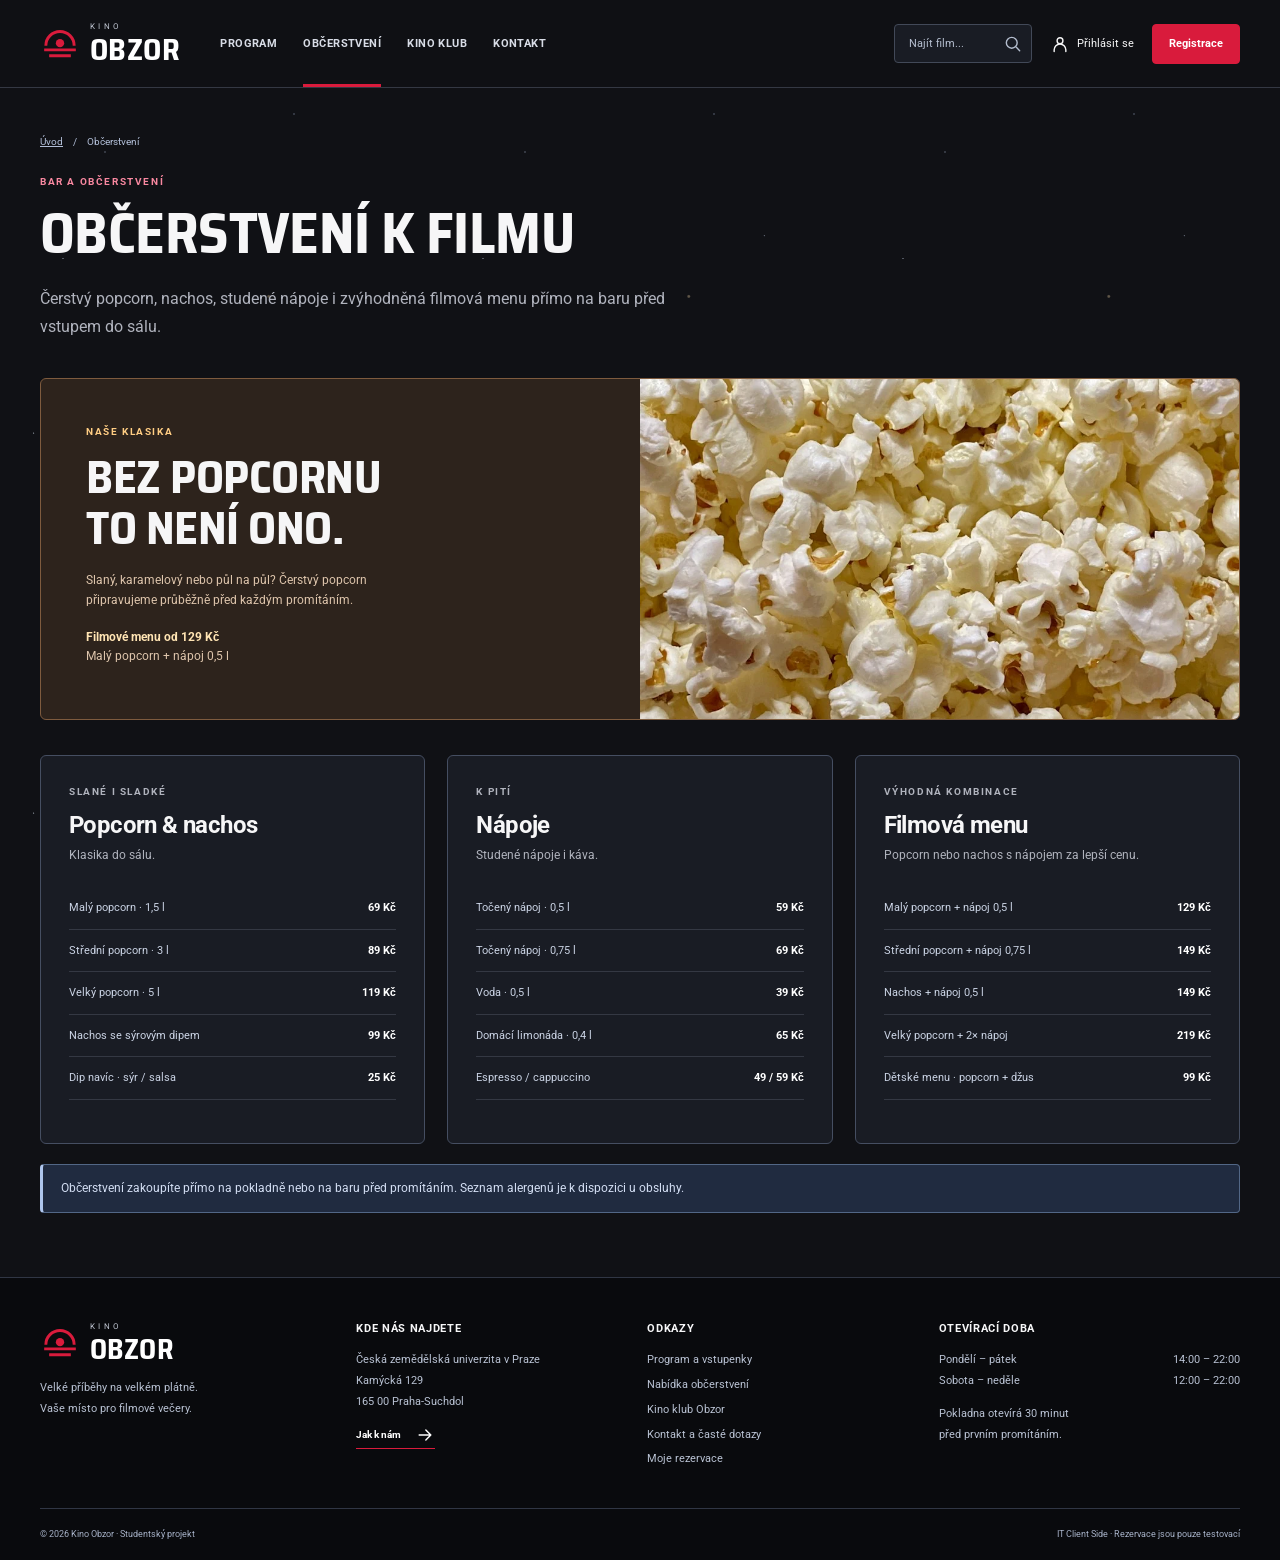
<file: obcerstveni.html>
<!DOCTYPE html>
<html lang="cs">
  <head>
    <meta charset="UTF-8">
    <meta name="viewport" content="width=device-width, initial-scale=1.0">
    <meta name="description" content="Nabídka občerstvení, popcornu, nachos, nápojů a filmových menu v Kinu Obzor.">
    <title>Občerstvení a filmová menu | Kino Obzor</title>
    <link rel="icon" href="assets/favicon.svg" type="image/svg+xml">
    <link rel="stylesheet" href="css/style.css">
    <script src="js/kino.js" defer></script>
  </head>
  <body class="page-obcerstveni">
    <header class="site-header">
      <div class="container header-inner">
        <a class="brand" href="index.html">
          <svg viewBox="0 0 48 48">
            <path d="M7 26a17 17 0 0 1 34 0" fill="none" stroke="#d91b3c" stroke-width="3.5"></path>
            <path d="M5 31h38M11 38h26" stroke="#d91b3c" stroke-width="3.5"></path>
            <circle cx="24" cy="23" r="5" fill="#d91b3c"></circle>
          </svg>
          <span class="brand-name">
            <small>KINO</small>
            <b>OBZOR</b>
          </span>
        </a>
        <nav class="desktop-nav">
          <a href="program.html">Program</a>
          <a href="obcerstveni.html" aria-current="page">Občerstvení</a>
          <a href="kino-klub.html">Kino klub</a>
          <a href="kontakt.html">Kontakt</a>
        </nav>
        <div class="header-actions">
          <form class="header-search" action="program.html">
            <input id="header-query" name="q" placeholder="Najít film..." aria-label="Najít film" maxlength="80">
            <button type="submit" aria-label="Hledat">
              <svg class="icon" viewBox="0 0 24 24">
                <circle cx="10.5" cy="10.5" r="6.5"></circle>
                <path d="m16 16 4 4"></path>
              </svg>
            </button>
          </form>
          <button type="button" class="login-link" data-auth="login">
            <svg class="icon" viewBox="0 0 24 24">
              <circle cx="12" cy="8" r="3.5"></circle>
              <path d="M5 21v-2a7 7 0 0 1 14 0v2"></path>
            </svg>
            <span>Přihlásit se</span>
          </button>
          <button type="button" class="btn" data-auth="register">Registrace</button>
          <button type="button" class="menu-button" aria-expanded="false">
            <svg class="icon" viewBox="0 0 24 24">
              <path d="M4 6h16M4 12h16M4 18h16"></path>
            </svg>
            Menu
          </button>
        </div>
      </div>
      <nav id="mobile-nav" class="mobile-nav">
        <a href="program.html">Program</a>
        <a href="obcerstveni.html" aria-current="page">Občerstvení</a>
        <a href="kino-klub.html">Kino klub</a>
        <a href="kontakt.html">Kontakt</a>
        <button type="button" data-auth="register">Vytvořit účet</button>
        <a href="ucet.html">Moje rezervace</a>
      </nav>
    </header>
    <main id="main-content">
      <div class="container page-heading">
        <div class="breadcrumb">
          <a href="index.html">Úvod</a>
          <span>/</span>
          <span>Občerstvení</span>
        </div>
        <span class="section-label">Bar a občerstvení</span>
        <h1>Občerstvení k filmu</h1>
        <p class="lead muted">
          Čerstvý popcorn, nachos, studené nápoje i zvýhodněná filmová menu přímo na baru před vstupem do sálu.
        </p>
      </div>
      <div class="container">
        <section class="snack-hero">
          <div class="snack-hero-content">
            <span class="section-label">Naše klasika</span>
            <h2>
              Bez popcornu<br>
              to není ono.
            </h2>
            <p>
              Slaný, karamelový nebo půl na půl? Čerstvý popcorn připravujeme průběžně před každým promítáním.
            </p>
            <p>
              <strong>Filmové menu od 129 Kč</strong><br>
              Malý popcorn + nápoj 0,5 l
            </p>
          </div>
          <img src="assets/img/popcorn.webp" alt="Čerstvý popcorn">
        </section>

        <div class="price-grid">
          <section class="snack-card">
            <span class="section-label muted">Slané i sladké</span>
            <h3>Popcorn &amp; nachos</h3>
            <p>Klasika do sálu.</p>
            <ul class="price-list">
              <li><span>Malý popcorn · 1,5 l</span><b>69 Kč</b></li>
              <li><span>Střední popcorn · 3 l</span><b>89 Kč</b></li>
              <li><span>Velký popcorn · 5 l</span><b>119 Kč</b></li>
              <li><span>Nachos se sýrovým dipem</span><b>99 Kč</b></li>
              <li><span>Dip navíc · sýr / salsa</span><b>25 Kč</b></li>
            </ul>
          </section>
          <section class="snack-card">
            <span class="section-label muted">K pití</span>
            <h3>Nápoje</h3>
            <p>Studené nápoje i káva.</p>
            <ul class="price-list">
              <li><span>Točený nápoj · 0,5 l</span><b>59 Kč</b></li>
              <li><span>Točený nápoj · 0,75 l</span><b>69 Kč</b></li>
              <li><span>Voda · 0,5 l</span><b>39 Kč</b></li>
              <li><span>Domácí limonáda · 0,4 l</span><b>65 Kč</b></li>
              <li><span>Espresso / cappuccino</span><b>49 / 59 Kč</b></li>
            </ul>
          </section>
          <section class="snack-card">
            <span class="section-label muted">Výhodná kombinace</span>
            <h3>Filmová menu</h3>
            <p>Popcorn nebo nachos s nápojem za lepší cenu.</p>
            <ul class="price-list">
              <li><span>Malý popcorn + nápoj 0,5 l</span><b>129 Kč</b></li>
              <li><span>Střední popcorn + nápoj 0,75 l</span><b>149 Kč</b></li>
              <li><span>Nachos + nápoj 0,5 l</span><b>149 Kč</b></li>
              <li><span>Velký popcorn + 2× nápoj</span><b>219 Kč</b></li>
              <li><span>Dětské menu · popcorn + džus</span><b>99 Kč</b></li>
            </ul>
          </section>
        </div>

        <p class="notice">
          Občerstvení zakoupíte přímo na pokladně nebo na baru před promítáním. Seznam alergenů je k dispozici u obsluhy.
        </p>
      </div>
    </main>
    <footer class="site-footer">
      <div class="container">
        <div class="footer-grid">
          <div>
            <a class="brand" href="index.html">
              <svg viewBox="0 0 48 48">
                <path d="M7 26a17 17 0 0 1 34 0" fill="none" stroke="#d91b3c" stroke-width="3.5"></path>
                <path d="M5 31h38M11 38h26" stroke="#d91b3c" stroke-width="3.5"></path>
                <circle cx="24" cy="23" r="5" fill="#d91b3c"></circle>
              </svg>
              <span class="brand-name">
                <small>KINO</small>
                <b>OBZOR</b>
              </span>
            </a>
            <p>
              Velké příběhy na velkém plátně.<br>
              Vaše místo pro filmové večery.
            </p>
          </div>
          <div>
            <h3>Kde nás najdete</h3>
            <p>
              Česká zemědělská univerzita v Praze<br>
              Kamýcká 129<br>
              165 00 Praha-Suchdol
            </p>
            <a href="kontakt.html" class="text-link">
              Jak k nám
              <svg class="icon" viewBox="0 0 24 24">
                <path d="M5 12h14m-6-6 6 6-6 6"></path>
              </svg>
            </a>
          </div>
          <div>
            <h3>Odkazy</h3>
            <div class="footer-links">
              <a href="program.html">Program a vstupenky</a>
              <a href="obcerstveni.html">Nabídka občerstvení</a>
              <a href="kino-klub.html">Kino klub Obzor</a>
              <a href="kontakt.html">Kontakt a časté dotazy</a>
              <a href="ucet.html">Moje rezervace</a>
            </div>
          </div>
          <div>
            <h3>Otevírací doba</h3>
            <p class="footer-hours">
              <span>Pondělí – pátek</span>
              <span>14:00 – 22:00</span>
            </p>
            <p class="footer-hours">
              <span>Sobota – neděle</span>
              <span>12:00 – 22:00</span>
            </p>
            <p class="opening-note">
              Pokladna otevírá 30 minut<br>
              před prvním promítáním.
            </p>
          </div>
        </div>
        <div class="footer-bottom">
          <span>© 2026 Kino Obzor · Studentský projekt</span>
          <span>IT Client Side · Rezervace jsou pouze testovací</span>
        </div>
      </div>
    </footer>
    <dialog id="auth-dialog" class="dialog">
      <button type="button" class="dialog-close" data-close-dialog aria-label="Zavřít">
        <svg class="icon" viewBox="0 0 24 24">
          <path d="m6 6 12 12M6 18 18 6"></path>
        </svg>
      </button>
      <span class="section-label">Kino klub Obzor</span>
      <h2 id="auth-title">Přihlášení</h2>
      <p id="auth-description">Přihlaste se ke svému účtu a spravujte své rezervace.</p>
      <form id="auth-form" novalidate>
        <div class="form-field" id="auth-name-field" hidden>
          <label for="auth-name">Jméno</label>
          <input id="auth-name" name="name" maxlength="60">
          <span class="form-error" id="auth-name-error"></span>
        </div>
        <div class="form-field">
          <label for="auth-email">E-mail</label>
          <input id="auth-email" name="email" type="email" required placeholder="vas@email.cz">
          <span class="form-error" id="auth-email-error"></span>
        </div>
        <div class="form-field" id="auth-password-field">
          <label for="auth-password">Heslo</label>
          <input id="auth-password" name="password" type="password" required minlength="6" placeholder="Alespoň 6 znaků">
          <span class="form-error" id="auth-password-error"></span>
        </div>
        <div class="form-field" id="auth-confirm-field" hidden>
          <label for="auth-confirm">Heslo znovu</label>
          <input id="auth-confirm" name="confirm" type="password">
          <span class="form-error" id="auth-confirm-error"></span>
        </div>
        <button class="forgot-button" type="button" data-auth="reset">Zapomenuté heslo?</button>
        <div id="auth-error" class="form-error"></div>
        <button id="auth-submit" type="submit" class="btn full-width">Přihlásit se</button>
      </form>
      <div id="auth-switch" class="dialog-switch"></div>
      <p class="demo-note">
        Účet se ukládá pouze lokálně v prohlížeči (localStorage).
      </p>
    </dialog>
    <div id="toast" class="toast" hidden></div>
  </body>
</html>
</file>
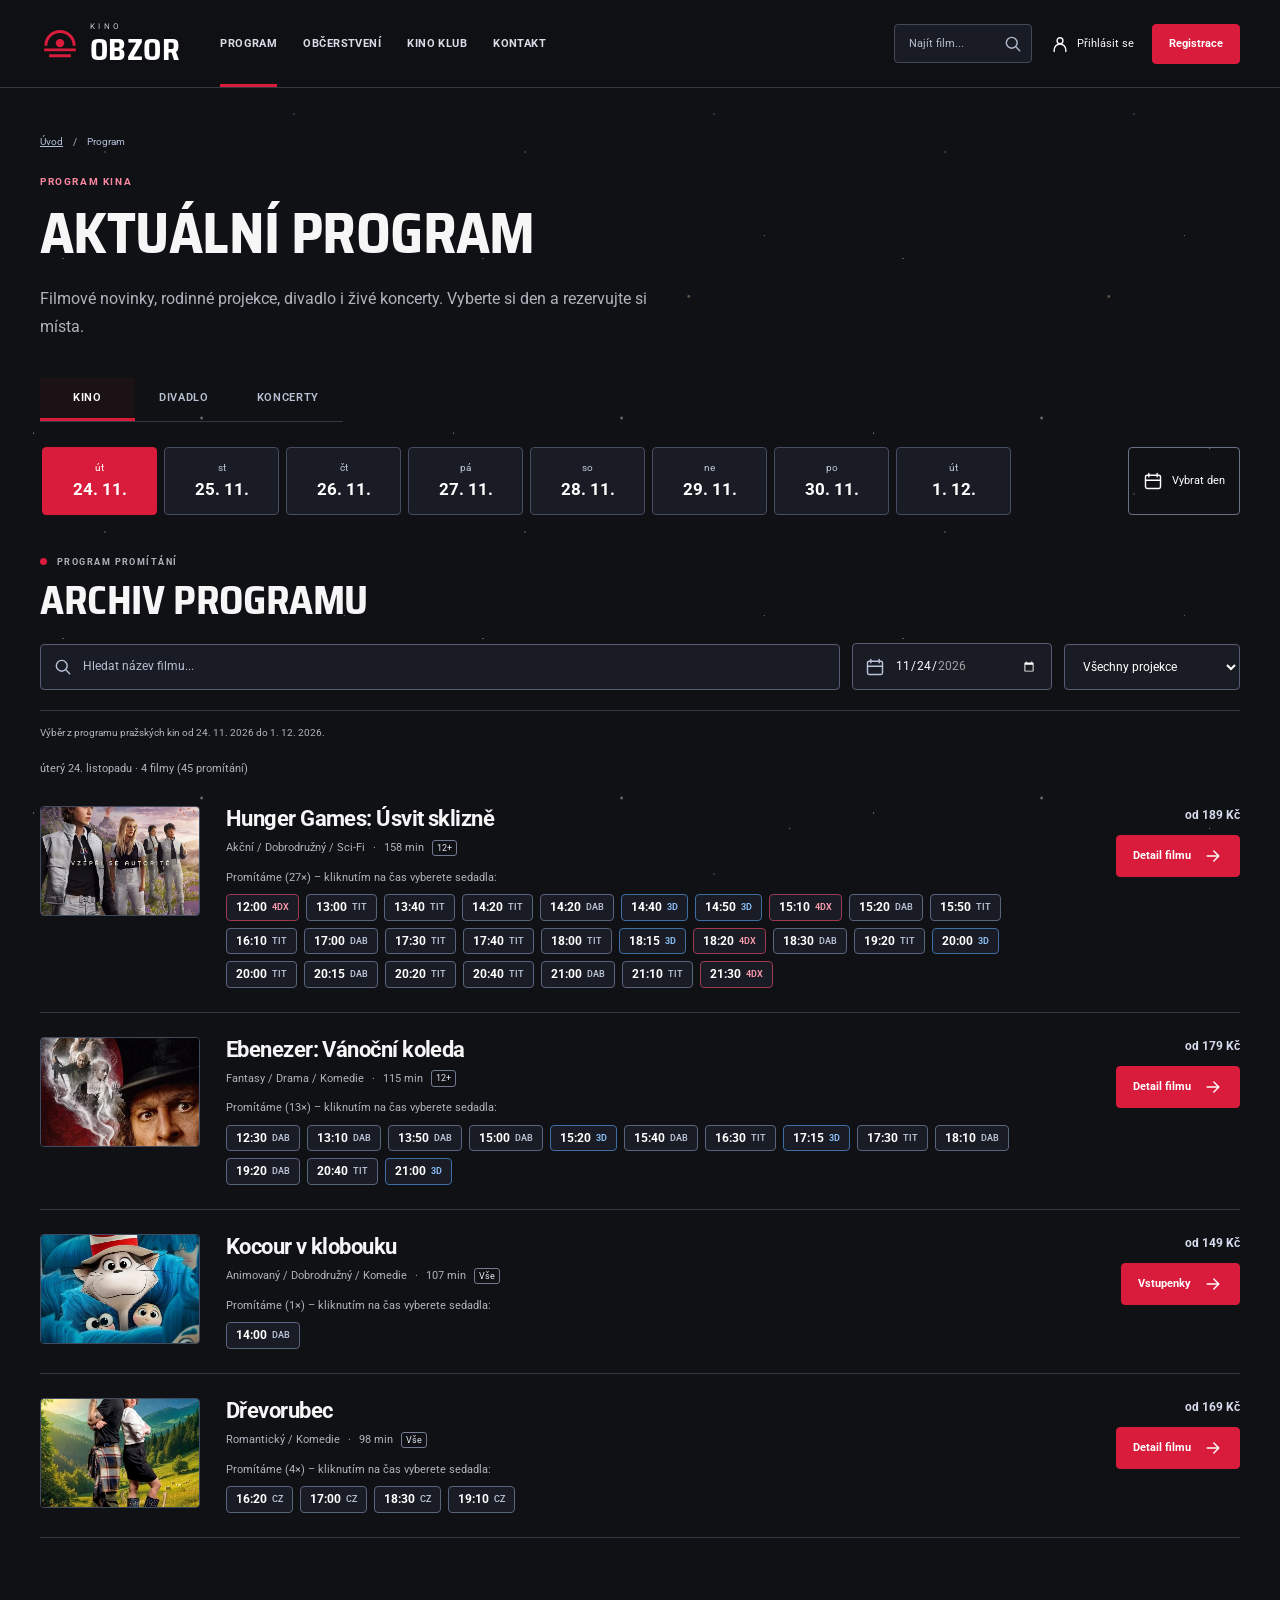
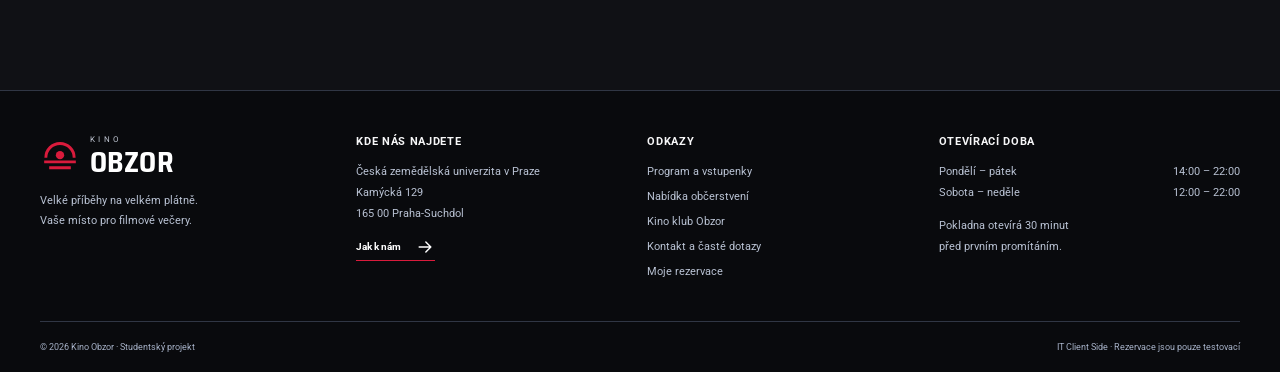
<file: program.html>
<!DOCTYPE html>
<html lang="cs">
  <head>
    <meta charset="UTF-8">
    <meta name="viewport" content="width=device-width, initial-scale=1.0">
    <meta name="description" content="Aktuální program Kina Obzor s filtrováním podle data, kategorie a formátu projekce.">
    <title>Program kina | Kino Obzor</title>
    <link rel="icon" href="assets/favicon.svg" type="image/svg+xml">
    <link rel="stylesheet" href="css/style.css">
    <script src="js/kino.js" defer></script>
  </head>
  <body class="page-program">
    <header class="site-header">
      <div class="container header-inner">
        <a class="brand" href="index.html">
          <svg viewBox="0 0 48 48">
            <path d="M7 26a17 17 0 0 1 34 0" fill="none" stroke="#d91b3c" stroke-width="3.5"></path>
            <path d="M5 31h38M11 38h26" stroke="#d91b3c" stroke-width="3.5"></path>
            <circle cx="24" cy="23" r="5" fill="#d91b3c"></circle>
          </svg>
          <span class="brand-name">
            <small>KINO</small>
            <b>OBZOR</b>
          </span>
        </a>
        <nav class="desktop-nav">
          <a href="program.html" aria-current="page">Program</a>
          <a href="obcerstveni.html">Občerstvení</a>
          <a href="kino-klub.html">Kino klub</a>
          <a href="kontakt.html">Kontakt</a>
        </nav>
        <div class="header-actions">
          <form class="header-search" action="program.html">
            <input id="header-query" name="q" placeholder="Najít film..." aria-label="Najít film" maxlength="80">
            <button type="submit" aria-label="Hledat">
              <svg class="icon" viewBox="0 0 24 24">
                <circle cx="10.5" cy="10.5" r="6.5"></circle>
                <path d="m16 16 4 4"></path>
              </svg>
            </button>
          </form>
          <button type="button" class="login-link" data-auth="login">
            <svg class="icon" viewBox="0 0 24 24">
              <circle cx="12" cy="8" r="3.5"></circle>
              <path d="M5 21v-2a7 7 0 0 1 14 0v2"></path>
            </svg>
            <span>Přihlásit se</span>
          </button>
          <button type="button" class="btn" data-auth="register">Registrace</button>
          <button type="button" class="menu-button" aria-expanded="false">
            <svg class="icon" viewBox="0 0 24 24">
              <path d="M4 6h16M4 12h16M4 18h16"></path>
            </svg>
            Menu
          </button>
        </div>
      </div>
      <nav id="mobile-nav" class="mobile-nav">
        <a href="program.html" aria-current="page">Program</a>
        <a href="obcerstveni.html">Občerstvení</a>
        <a href="kino-klub.html">Kino klub</a>
        <a href="kontakt.html">Kontakt</a>
        <button type="button" data-auth="register">Vytvořit účet</button>
        <a href="ucet.html">Moje rezervace</a>
      </nav>
    </header>
    <main id="main-content">
      <div class="container page-heading">
        <div class="breadcrumb">
          <a href="index.html">Úvod</a>
          <span>/</span>
          <span>Program</span>
        </div>
        <span class="section-label">Program kina</span>
        <h1>Aktuální program</h1>
        <p class="lead muted">
          Filmové novinky, rodinné projekce, divadlo i živé koncerty. Vyberte si den a rezervujte si místa.
        </p>
      </div>
      <div class="container">
        <section class="program-section section" id="program">
          <div class="segmented">
            <button type="button" data-category="kino" aria-pressed="true">Kino</button>
            <button type="button" data-category="divadlo" aria-pressed="false">Divadlo</button>
            <button type="button" data-category="koncert" aria-pressed="false">Koncerty</button>
          </div>
          <div class="date-picker-row">
            <div id="program-days" class="days"></div>
            <button class="date-icon" id="open-calendar" type="button" aria-label="Vybrat den z kalendáře">
              <svg class="icon" viewBox="0 0 24 24">
                <rect x="3" y="5" width="18" height="16" rx="2"></rect>
                <path d="M7 3v4m10-4v4M3 11h18"></path>
              </svg>
              <span>Vybrat den</span>
            </button>
          </div>
          <div class="program-title-block">
            <span class="section-label program-label">
              <span class="live-dot"></span>
              Program promítání
            </span>
            <h2 id="program-title">Aktuálně hrajeme</h2>
          </div>
          <form class="filters" id="program-filters">
            <div class="field-control search-field">
              <svg class="icon" viewBox="0 0 24 24">
                <circle cx="10.5" cy="10.5" r="6.5"></circle>
                <path d="m16 16 4 4"></path>
              </svg>
              <input id="film-search" type="search" placeholder="Hledat název filmu..." aria-label="Hledat název filmu" maxlength="80">
            </div>
            <div class="field-control">
              <svg class="icon" viewBox="0 0 24 24">
                <rect x="3" y="5" width="18" height="16" rx="2"></rect>
                <path d="M7 3v4m10-4v4M3 11h18"></path>
              </svg>
              <input id="filter-date" type="date" aria-label="Datum promítání" required>
            </div>
            <div class="field-control">
              <select id="filter-format" aria-label="Formát projekce">
                <option value="">Všechny projekce</option>
                <option value="2D">2D projekce</option>
                <option value="3D">3D projekce</option>
                <option value="4DX 2D">4DX 2D projekce</option>
              </select>
            </div>
          </form>
          <p id="program-period" class="demo-note"></p>
          <p id="results-info" class="results-info"></p>
          <div id="screening-list" class="screening-list"></div>
          <nav id="program-pagination" class="pagination"></nav>
        </section>
      </div>
    </main>
    <footer class="site-footer">
      <div class="container">
        <div class="footer-grid">
          <div>
            <a class="brand" href="index.html">
              <svg viewBox="0 0 48 48">
                <path d="M7 26a17 17 0 0 1 34 0" fill="none" stroke="#d91b3c" stroke-width="3.5"></path>
                <path d="M5 31h38M11 38h26" stroke="#d91b3c" stroke-width="3.5"></path>
                <circle cx="24" cy="23" r="5" fill="#d91b3c"></circle>
              </svg>
              <span class="brand-name">
                <small>KINO</small>
                <b>OBZOR</b>
              </span>
            </a>
            <p>
              Velké příběhy na velkém plátně.<br>
              Vaše místo pro filmové večery.
            </p>
          </div>
          <div>
            <h3>Kde nás najdete</h3>
            <p>
              Česká zemědělská univerzita v Praze<br>
              Kamýcká 129<br>
              165 00 Praha-Suchdol
            </p>
            <a href="kontakt.html" class="text-link">
              Jak k nám
              <svg class="icon" viewBox="0 0 24 24">
                <path d="M5 12h14m-6-6 6 6-6 6"></path>
              </svg>
            </a>
          </div>
          <div>
            <h3>Odkazy</h3>
            <div class="footer-links">
              <a href="program.html">Program a vstupenky</a>
              <a href="obcerstveni.html">Nabídka občerstvení</a>
              <a href="kino-klub.html">Kino klub Obzor</a>
              <a href="kontakt.html">Kontakt a časté dotazy</a>
              <a href="ucet.html">Moje rezervace</a>
            </div>
          </div>
          <div>
            <h3>Otevírací doba</h3>
            <p class="footer-hours">
              <span>Pondělí – pátek</span>
              <span>14:00 – 22:00</span>
            </p>
            <p class="footer-hours">
              <span>Sobota – neděle</span>
              <span>12:00 – 22:00</span>
            </p>
            <p class="opening-note">
              Pokladna otevírá 30 minut<br>
              před prvním promítáním.
            </p>
          </div>
        </div>
        <div class="footer-bottom">
          <span>© 2026 Kino Obzor · Studentský projekt</span>
          <span>IT Client Side · Rezervace jsou pouze testovací</span>
        </div>
      </div>
    </footer>
    <dialog id="auth-dialog" class="dialog">
      <button type="button" class="dialog-close" data-close-dialog aria-label="Zavřít">
        <svg class="icon" viewBox="0 0 24 24">
          <path d="m6 6 12 12M6 18 18 6"></path>
        </svg>
      </button>
      <span class="section-label">Kino klub Obzor</span>
      <h2 id="auth-title">Přihlášení</h2>
      <p id="auth-description">Přihlaste se ke svému účtu a spravujte své rezervace.</p>
      <form id="auth-form" novalidate>
        <div class="form-field" id="auth-name-field" hidden>
          <label for="auth-name">Jméno</label>
          <input id="auth-name" name="name" maxlength="60">
          <span class="form-error" id="auth-name-error"></span>
        </div>
        <div class="form-field">
          <label for="auth-email">E-mail</label>
          <input id="auth-email" name="email" type="email" required placeholder="vas@email.cz">
          <span class="form-error" id="auth-email-error"></span>
        </div>
        <div class="form-field" id="auth-password-field">
          <label for="auth-password">Heslo</label>
          <input id="auth-password" name="password" type="password" required minlength="6" placeholder="Alespoň 6 znaků">
          <span class="form-error" id="auth-password-error"></span>
        </div>
        <div class="form-field" id="auth-confirm-field" hidden>
          <label for="auth-confirm">Heslo znovu</label>
          <input id="auth-confirm" name="confirm" type="password">
          <span class="form-error" id="auth-confirm-error"></span>
        </div>
        <button class="forgot-button" type="button" data-auth="reset">Zapomenuté heslo?</button>
        <div id="auth-error" class="form-error"></div>
        <button id="auth-submit" type="submit" class="btn full-width">Přihlásit se</button>
      </form>
      <div id="auth-switch" class="dialog-switch"></div>
      <p class="demo-note">
        Účet se ukládá pouze lokálně v prohlížeči (localStorage).
      </p>
    </dialog>
    <div id="toast" class="toast" hidden></div>
  </body>
</html>
</file>
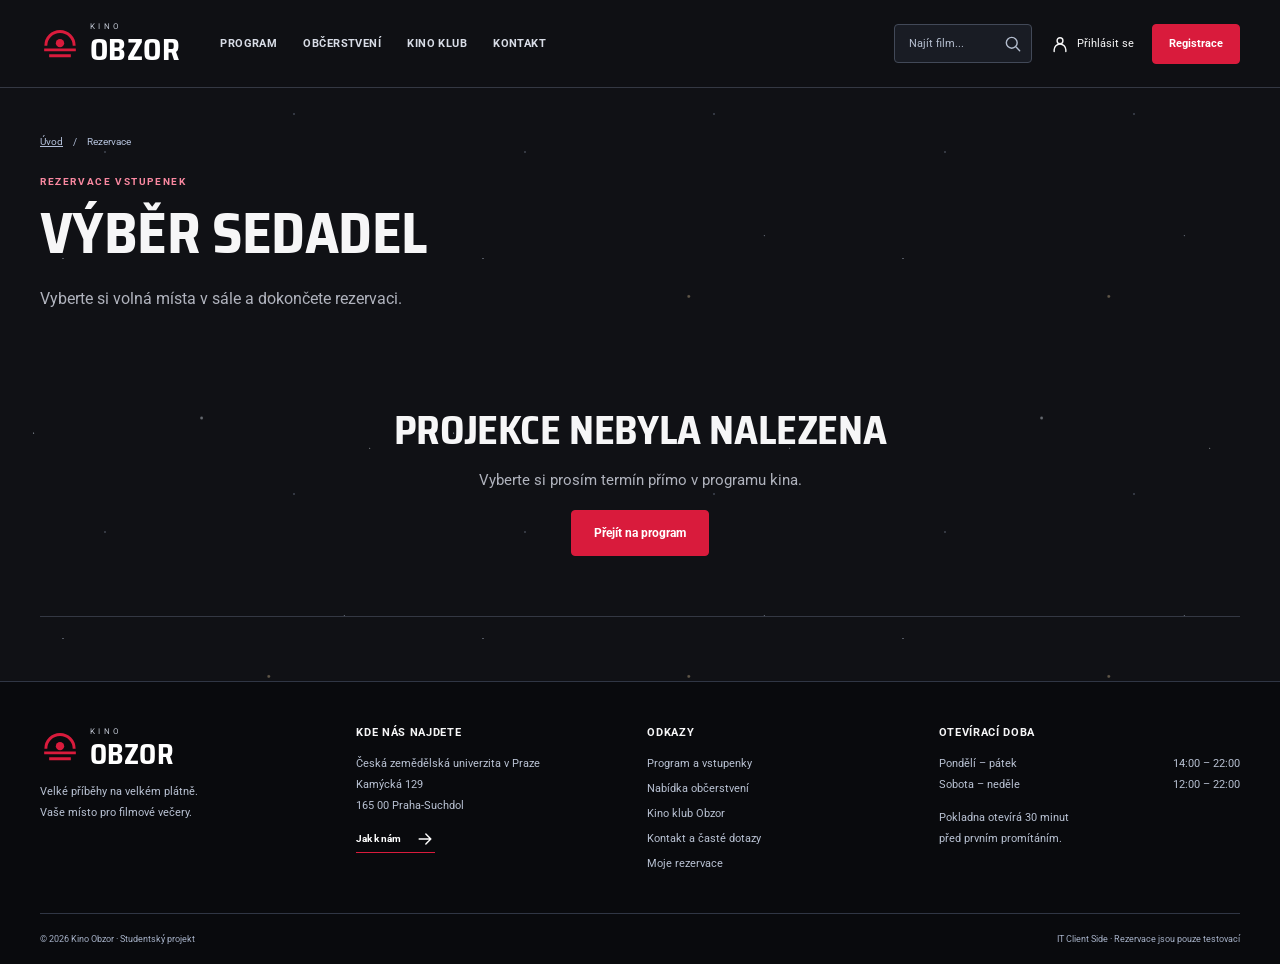
<file: rezervace.html>
<!DOCTYPE html>
<html lang="cs">
  <head>
    <meta charset="UTF-8">
    <meta name="viewport" content="width=device-width, initial-scale=1.0">
    <meta name="description" content="Výběr volných sedadel v sále a rezervace vstupenek v Kinu Obzor.">
    <title>Výběr sedadel a rezervace | Kino Obzor</title>
    <link rel="icon" href="assets/favicon.svg" type="image/svg+xml">
    <link rel="stylesheet" href="css/style.css">
    <script src="js/kino.js" defer></script>
  </head>
  <body class="page-rezervace">
    <header class="site-header">
      <div class="container header-inner">
        <a class="brand" href="index.html">
          <svg viewBox="0 0 48 48">
            <path d="M7 26a17 17 0 0 1 34 0" fill="none" stroke="#d91b3c" stroke-width="3.5"></path>
            <path d="M5 31h38M11 38h26" stroke="#d91b3c" stroke-width="3.5"></path>
            <circle cx="24" cy="23" r="5" fill="#d91b3c"></circle>
          </svg>
          <span class="brand-name">
            <small>KINO</small>
            <b>OBZOR</b>
          </span>
        </a>
        <nav class="desktop-nav">
          <a href="program.html">Program</a>
          <a href="obcerstveni.html">Občerstvení</a>
          <a href="kino-klub.html">Kino klub</a>
          <a href="kontakt.html">Kontakt</a>
        </nav>
        <div class="header-actions">
          <form class="header-search" action="program.html">
            <input id="header-query" name="q" placeholder="Najít film..." aria-label="Najít film" maxlength="80">
            <button type="submit" aria-label="Hledat">
              <svg class="icon" viewBox="0 0 24 24">
                <circle cx="10.5" cy="10.5" r="6.5"></circle>
                <path d="m16 16 4 4"></path>
              </svg>
            </button>
          </form>
          <button type="button" class="login-link" data-auth="login">
            <svg class="icon" viewBox="0 0 24 24">
              <circle cx="12" cy="8" r="3.5"></circle>
              <path d="M5 21v-2a7 7 0 0 1 14 0v2"></path>
            </svg>
            <span>Přihlásit se</span>
          </button>
          <button type="button" class="btn" data-auth="register">Registrace</button>
          <button type="button" class="menu-button" aria-expanded="false">
            <svg class="icon" viewBox="0 0 24 24">
              <path d="M4 6h16M4 12h16M4 18h16"></path>
            </svg>
            Menu
          </button>
        </div>
      </div>
      <nav id="mobile-nav" class="mobile-nav">
        <a href="program.html">Program</a>
        <a href="obcerstveni.html">Občerstvení</a>
        <a href="kino-klub.html">Kino klub</a>
        <a href="kontakt.html">Kontakt</a>
        <button type="button" data-auth="register">Vytvořit účet</button>
        <a href="ucet.html">Moje rezervace</a>
      </nav>
    </header>
    <main id="main-content">
      <div class="container page-heading">
        <div class="breadcrumb">
          <a href="index.html">Úvod</a>
          <span>/</span>
          <span>Rezervace</span>
        </div>
        <span class="section-label">Rezervace vstupenek</span>
        <h1>Výběr sedadel</h1>
        <p class="lead muted">Vyberte si volná místa v sále a dokončete rezervaci.</p>
      </div>
      <div class="container" id="booking-root"></div>
    </main>
    <footer class="site-footer">
      <div class="container">
        <div class="footer-grid">
          <div>
            <a class="brand" href="index.html">
              <svg viewBox="0 0 48 48">
                <path d="M7 26a17 17 0 0 1 34 0" fill="none" stroke="#d91b3c" stroke-width="3.5"></path>
                <path d="M5 31h38M11 38h26" stroke="#d91b3c" stroke-width="3.5"></path>
                <circle cx="24" cy="23" r="5" fill="#d91b3c"></circle>
              </svg>
              <span class="brand-name">
                <small>KINO</small>
                <b>OBZOR</b>
              </span>
            </a>
            <p>
              Velké příběhy na velkém plátně.<br>
              Vaše místo pro filmové večery.
            </p>
          </div>
          <div>
            <h3>Kde nás najdete</h3>
            <p>
              Česká zemědělská univerzita v Praze<br>
              Kamýcká 129<br>
              165 00 Praha-Suchdol
            </p>
            <a href="kontakt.html" class="text-link">
              Jak k nám
              <svg class="icon" viewBox="0 0 24 24">
                <path d="M5 12h14m-6-6 6 6-6 6"></path>
              </svg>
            </a>
          </div>
          <div>
            <h3>Odkazy</h3>
            <div class="footer-links">
              <a href="program.html">Program a vstupenky</a>
              <a href="obcerstveni.html">Nabídka občerstvení</a>
              <a href="kino-klub.html">Kino klub Obzor</a>
              <a href="kontakt.html">Kontakt a časté dotazy</a>
              <a href="ucet.html">Moje rezervace</a>
            </div>
          </div>
          <div>
            <h3>Otevírací doba</h3>
            <p class="footer-hours">
              <span>Pondělí – pátek</span>
              <span>14:00 – 22:00</span>
            </p>
            <p class="footer-hours">
              <span>Sobota – neděle</span>
              <span>12:00 – 22:00</span>
            </p>
            <p class="opening-note">
              Pokladna otevírá 30 minut<br>
              před prvním promítáním.
            </p>
          </div>
        </div>
        <div class="footer-bottom">
          <span>© 2026 Kino Obzor · Studentský projekt</span>
          <span>IT Client Side · Rezervace jsou pouze testovací</span>
        </div>
      </div>
    </footer>
    <dialog id="auth-dialog" class="dialog">
      <button type="button" class="dialog-close" data-close-dialog aria-label="Zavřít">
        <svg class="icon" viewBox="0 0 24 24">
          <path d="m6 6 12 12M6 18 18 6"></path>
        </svg>
      </button>
      <span class="section-label">Kino klub Obzor</span>
      <h2 id="auth-title">Přihlášení</h2>
      <p id="auth-description">Přihlaste se ke svému účtu a spravujte své rezervace.</p>
      <form id="auth-form" novalidate>
        <div class="form-field" id="auth-name-field" hidden>
          <label for="auth-name">Jméno</label>
          <input id="auth-name" name="name" maxlength="60">
          <span class="form-error" id="auth-name-error"></span>
        </div>
        <div class="form-field">
          <label for="auth-email">E-mail</label>
          <input id="auth-email" name="email" type="email" required placeholder="vas@email.cz">
          <span class="form-error" id="auth-email-error"></span>
        </div>
        <div class="form-field" id="auth-password-field">
          <label for="auth-password">Heslo</label>
          <input id="auth-password" name="password" type="password" required minlength="6" placeholder="Alespoň 6 znaků">
          <span class="form-error" id="auth-password-error"></span>
        </div>
        <div class="form-field" id="auth-confirm-field" hidden>
          <label for="auth-confirm">Heslo znovu</label>
          <input id="auth-confirm" name="confirm" type="password">
          <span class="form-error" id="auth-confirm-error"></span>
        </div>
        <button class="forgot-button" type="button" data-auth="reset">Zapomenuté heslo?</button>
        <div id="auth-error" class="form-error"></div>
        <button id="auth-submit" type="submit" class="btn full-width">Přihlásit se</button>
      </form>
      <div id="auth-switch" class="dialog-switch"></div>
      <p class="demo-note">
        Účet se ukládá pouze lokálně v prohlížeči (localStorage).
      </p>
    </dialog>
    <div id="toast" class="toast" hidden></div>
  </body>
</html>
</file>
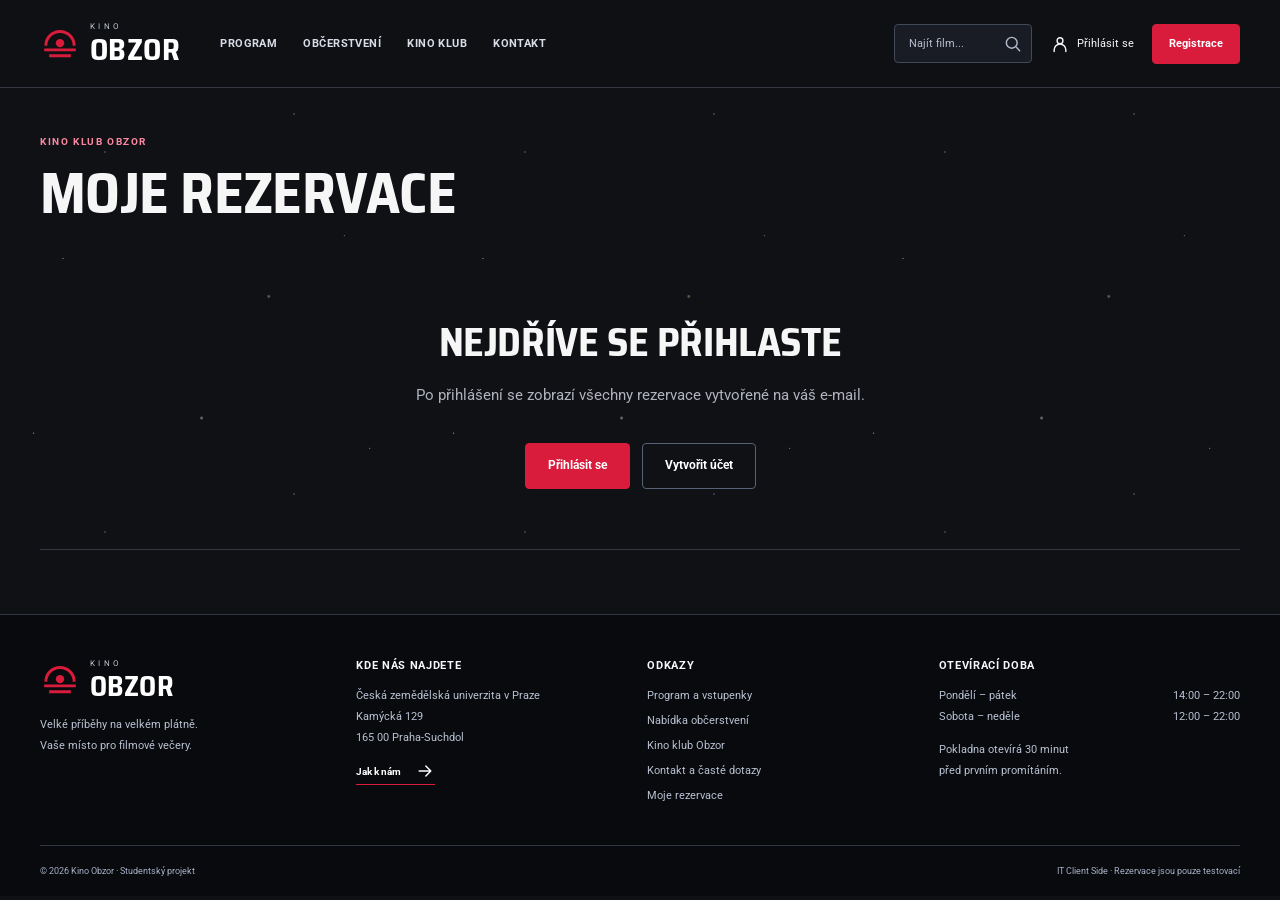
<file: ucet.html>
<!DOCTYPE html>
<html lang="cs">
  <head>
    <meta charset="UTF-8">
    <meta name="viewport" content="width=device-width, initial-scale=1.0">
    <meta name="description" content="Přehled vašich rezervací, kódů vstupenek a vybraných míst v Kinu Obzor.">
    <title>Můj účet a rezervace | Kino Obzor</title>
    <link rel="icon" href="assets/favicon.svg" type="image/svg+xml">
    <link rel="stylesheet" href="css/style.css">
    <script src="js/kino.js" defer></script>
  </head>
  <body class="page-ucet">
    <header class="site-header">
      <div class="container header-inner">
        <a class="brand" href="index.html">
          <svg viewBox="0 0 48 48">
            <path d="M7 26a17 17 0 0 1 34 0" fill="none" stroke="#d91b3c" stroke-width="3.5"></path>
            <path d="M5 31h38M11 38h26" stroke="#d91b3c" stroke-width="3.5"></path>
            <circle cx="24" cy="23" r="5" fill="#d91b3c"></circle>
          </svg>
          <span class="brand-name">
            <small>KINO</small>
            <b>OBZOR</b>
          </span>
        </a>
        <nav class="desktop-nav">
          <a href="program.html">Program</a>
          <a href="obcerstveni.html">Občerstvení</a>
          <a href="kino-klub.html">Kino klub</a>
          <a href="kontakt.html">Kontakt</a>
        </nav>
        <div class="header-actions">
          <form class="header-search" action="program.html">
            <input id="header-query" name="q" placeholder="Najít film..." aria-label="Najít film" maxlength="80">
            <button type="submit" aria-label="Hledat">
              <svg class="icon" viewBox="0 0 24 24">
                <circle cx="10.5" cy="10.5" r="6.5"></circle>
                <path d="m16 16 4 4"></path>
              </svg>
            </button>
          </form>
          <button type="button" class="login-link" data-auth="login">
            <svg class="icon" viewBox="0 0 24 24">
              <circle cx="12" cy="8" r="3.5"></circle>
              <path d="M5 21v-2a7 7 0 0 1 14 0v2"></path>
            </svg>
            <span>Přihlásit se</span>
          </button>
          <button type="button" class="btn" data-auth="register">Registrace</button>
          <button type="button" class="menu-button" aria-expanded="false">
            <svg class="icon" viewBox="0 0 24 24">
              <path d="M4 6h16M4 12h16M4 18h16"></path>
            </svg>
            Menu
          </button>
        </div>
      </div>
      <nav id="mobile-nav" class="mobile-nav">
        <a href="program.html">Program</a>
        <a href="obcerstveni.html">Občerstvení</a>
        <a href="kino-klub.html">Kino klub</a>
        <a href="kontakt.html">Kontakt</a>
        <button type="button" data-auth="register">Vytvořit účet</button>
        <a href="ucet.html">Moje rezervace</a>
      </nav>
    </header>
    <main id="main-content">
      <div class="container page-heading" id="account-heading"></div>
      <div class="container" id="account-root"></div>
    </main>
    <footer class="site-footer">
      <div class="container">
        <div class="footer-grid">
          <div>
            <a class="brand" href="index.html">
              <svg viewBox="0 0 48 48">
                <path d="M7 26a17 17 0 0 1 34 0" fill="none" stroke="#d91b3c" stroke-width="3.5"></path>
                <path d="M5 31h38M11 38h26" stroke="#d91b3c" stroke-width="3.5"></path>
                <circle cx="24" cy="23" r="5" fill="#d91b3c"></circle>
              </svg>
              <span class="brand-name">
                <small>KINO</small>
                <b>OBZOR</b>
              </span>
            </a>
            <p>
              Velké příběhy na velkém plátně.<br>
              Vaše místo pro filmové večery.
            </p>
          </div>
          <div>
            <h3>Kde nás najdete</h3>
            <p>
              Česká zemědělská univerzita v Praze<br>
              Kamýcká 129<br>
              165 00 Praha-Suchdol
            </p>
            <a href="kontakt.html" class="text-link">
              Jak k nám
              <svg class="icon" viewBox="0 0 24 24">
                <path d="M5 12h14m-6-6 6 6-6 6"></path>
              </svg>
            </a>
          </div>
          <div>
            <h3>Odkazy</h3>
            <div class="footer-links">
              <a href="program.html">Program a vstupenky</a>
              <a href="obcerstveni.html">Nabídka občerstvení</a>
              <a href="kino-klub.html">Kino klub Obzor</a>
              <a href="kontakt.html">Kontakt a časté dotazy</a>
              <a href="ucet.html">Moje rezervace</a>
            </div>
          </div>
          <div>
            <h3>Otevírací doba</h3>
            <p class="footer-hours">
              <span>Pondělí – pátek</span>
              <span>14:00 – 22:00</span>
            </p>
            <p class="footer-hours">
              <span>Sobota – neděle</span>
              <span>12:00 – 22:00</span>
            </p>
            <p class="opening-note">
              Pokladna otevírá 30 minut<br>
              před prvním promítáním.
            </p>
          </div>
        </div>
        <div class="footer-bottom">
          <span>© 2026 Kino Obzor · Studentský projekt</span>
          <span>IT Client Side · Rezervace jsou pouze testovací</span>
        </div>
      </div>
    </footer>
    <dialog id="auth-dialog" class="dialog">
      <button type="button" class="dialog-close" data-close-dialog aria-label="Zavřít">
        <svg class="icon" viewBox="0 0 24 24">
          <path d="m6 6 12 12M6 18 18 6"></path>
        </svg>
      </button>
      <span class="section-label">Kino klub Obzor</span>
      <h2 id="auth-title">Přihlášení</h2>
      <p id="auth-description">Přihlaste se ke svému účtu a spravujte své rezervace.</p>
      <form id="auth-form" novalidate>
        <div class="form-field" id="auth-name-field" hidden>
          <label for="auth-name">Jméno</label>
          <input id="auth-name" name="name" maxlength="60">
          <span class="form-error" id="auth-name-error"></span>
        </div>
        <div class="form-field">
          <label for="auth-email">E-mail</label>
          <input id="auth-email" name="email" type="email" required placeholder="vas@email.cz">
          <span class="form-error" id="auth-email-error"></span>
        </div>
        <div class="form-field" id="auth-password-field">
          <label for="auth-password">Heslo</label>
          <input id="auth-password" name="password" type="password" required minlength="6" placeholder="Alespoň 6 znaků">
          <span class="form-error" id="auth-password-error"></span>
        </div>
        <div class="form-field" id="auth-confirm-field" hidden>
          <label for="auth-confirm">Heslo znovu</label>
          <input id="auth-confirm" name="confirm" type="password">
          <span class="form-error" id="auth-confirm-error"></span>
        </div>
        <button class="forgot-button" type="button" data-auth="reset">Zapomenuté heslo?</button>
        <div id="auth-error" class="form-error"></div>
        <button id="auth-submit" type="submit" class="btn full-width">Přihlásit se</button>
      </form>
      <div id="auth-switch" class="dialog-switch"></div>
      <p class="demo-note">
        Účet se ukládá pouze lokálně v prohlížeči (localStorage).
      </p>
    </dialog>
    <dialog id="confirm-dialog" class="dialog confirmation-dialog">
      <h2 id="confirm-title">Zrušit rezervaci?</h2>
      <p>Vybraná místa se znovu uvolní a rezervace bude smazána.</p>
      <div class="action-row">
        <button type="button" class="btn btn-light" data-close-dialog>Ponechat rezervaci</button>
        <button type="button" id="confirm-cancel" class="btn">Zrušit rezervaci</button>
      </div>
    </dialog>
    <div id="toast" class="toast" hidden></div>
  </body>
</html>
</file>
<file: css/style.css>
/* Fonty */
@font-face {
  font-family: "Roboto";
  src: url("../assets/roboto.woff2") format("woff2");
  font-weight: 400 700;
  font-display: swap;
}

@font-face {
  font-family: "Saira Semi Condensed";
  src: url("../assets/saira.ttf") format("truetype");
  font-weight: 700;
  font-display: swap;
}

:root {
  --bg: #101115;
  --text: #f6f6f7;
  --muted: #b0b3bd;
  --border: #343843;
  --card-bg: #191c24;
  --card-bg-alt: #262a35;
  --accent: #d91b3c;
  --accent-hover: #e42340;
  --font-body: "Roboto", "Helvetica Neue", Helvetica, Arial, sans-serif;
  --font-display: "Saira Semi Condensed", "Arial Narrow", Arial, sans-serif;
  --shadow: 0 24px 80px rgba(0, 0, 0, 0.55);
}

* {
  box-sizing: border-box;
}

html {
  background: var(--bg);
  scroll-behavior: smooth;
  scroll-padding-top: 105px;
}

body {
  margin: 0;
  background: transparent;
  color: var(--text);
  font-family: var(--font-body);
  font-size: 15px;
  line-height: 1.6;
  position: relative;
  z-index: 0;
}

body.modal-open {
  overflow: hidden;
}

/* Jemne hvezdne pozadi */
body::before {
  content: "";
  position: fixed;
  top: 0;
  right: 0;
  bottom: 0;
  left: 0;
  pointer-events: none;
  background-repeat: repeat;
  z-index: -1;
  opacity: 0.55;
  background-size: 420px 380px;
  background-image:
    radial-gradient(1px 1px at 8% 14%, rgba(230, 240, 255, 0.75) 50%, transparent 100%),
    radial-gradient(1px 1px at 25% 40%, rgba(210, 225, 255, 0.6) 50%, transparent 100%),
    radial-gradient(2px 2px at 48% 10%, rgba(235, 245, 255, 0.7) 40%, transparent 100%),
    radial-gradient(1px 1px at 70% 30%, rgba(200, 220, 255, 0.6) 50%, transparent 100%),
    radial-gradient(1px 1px at 88% 18%, rgba(240, 248, 255, 0.7) 50%, transparent 100%),
    radial-gradient(1px 1px at 15% 68%, rgba(225, 235, 255, 0.6) 50%, transparent 100%),
    radial-gradient(2px 2px at 64% 78%, rgba(255, 225, 175, 0.6) 40%, transparent 100%),
    radial-gradient(1px 1px at 82% 62%, rgba(220, 235, 255, 0.65) 50%, transparent 100%);
  animation: stars 8s ease-in-out infinite alternate;
}

@keyframes stars {
  from { opacity: 0.35; }
  to { opacity: 0.65; }
}

::selection {
  background: var(--accent);
  color: #fff;
}

button,
input,
select,
textarea {
  font: inherit;
  border-radius: 4px;
}

a {
  color: inherit;
  text-decoration: none;
}

button {
  cursor: pointer;
  color: inherit;
}

button:disabled {
  cursor: not-allowed;
  opacity: 0.5;
}

img {
  max-width: 100%;
  display: block;
}

a:focus-visible,
button:focus-visible,
input:focus-visible,
select:focus-visible,
textarea:focus-visible,
summary:focus-visible {
  outline: 3px solid #ffc665;
  outline-offset: 3px;
}

h1, h2, h3, p {
  margin: 0;
}

h1, h2 {
  font-family: var(--font-display);
  font-weight: 700;
  line-height: 1.1;
  text-transform: uppercase;
  letter-spacing: -0.01em;
}

h1 {
  font-size: clamp(38px, 5.5vw, 68px);
}

h2 {
  font-size: clamp(28px, 3.5vw, 40px);
}

h3 {
  font-size: 24px;
  line-height: 1.15;
  letter-spacing: -0.025em;
}

ul {
  padding-left: 20px;
}

.container {
  width: min(1200px, calc(100% - 80px));
  margin-left: auto;
  margin-right: auto;
}

.section {
  padding-top: 60px;
  padding-bottom: 60px;
}

.section-top {
  display: flex;
  justify-content: space-between;
  gap: 24px;
  align-items: end;
  margin-bottom: 28px;
}

.section-label {
  display: block;
  text-transform: uppercase;
  font-weight: 700;
  font-size: 10px;
  letter-spacing: 0.16em;
  margin-bottom: 12px;
}

.muted {
  color: var(--muted);
}

.lead {
  max-width: 630px;
  margin-top: 20px;
  font-size: 16px;
  line-height: 1.8;
}

.hidden,
[hidden] {
  display: none !important;
}

/* Tlacitka a odkazy */
.btn {
  display: inline-flex;
  align-items: center;
  justify-content: center;
  gap: 12px;
  min-height: 46px;
  padding: 12px 22px;
  border: 1px solid var(--accent);
  border-radius: 4px;
  background: var(--accent);
  color: #fff;
  font-size: 12px;
  font-weight: 700;
  line-height: 1.4;
  transition: background 0.2s, border-color 0.2s, transform 0.2s;
}

.btn:hover {
  background: var(--accent-hover);
  border-color: var(--accent-hover);
  transform: translateY(-1px);
}

.btn-light {
  background: var(--card-bg-alt);
  border-color: #555e72;
  color: #fff;
}

.btn-light:hover {
  background: #353c4e;
  border-color: #8994ac;
}

.btn-ghost {
  background: transparent;
  border-color: #596174;
  color: #fff;
}

.btn-ghost:hover {
  background: var(--card-bg-alt);
  border-color: #8994ac;
}

.text-link {
  font-size: 13px;
  font-weight: 700;
  display: inline-flex;
  align-items: center;
  gap: 14px;
  border-bottom: 1px solid var(--accent);
  padding-bottom: 3px;
  transition: color 0.2s;
}

.text-link:hover {
  color: #ff9caf;
}

.icon {
  width: 20px;
  height: 20px;
  fill: none;
  stroke: currentColor;
  stroke-width: 1.7;
  stroke-linecap: round;
  stroke-linejoin: round;
  flex-shrink: 0;
  transition: transform 0.2s;
}

.btn:hover .icon,
.text-link:hover .icon,
.film-card:hover .circle-arrow .icon {
  transform: translateX(3px);
}

.icon-btn {
  display: inline-flex;
  align-items: center;
  justify-content: center;
  border: 1px solid #606a7e;
  background: rgba(25, 28, 36, 0.9);
  width: 38px;
  height: 38px;
  border-radius: 50%;
  transition: background 0.2s, border-color 0.2s;
}

.icon-btn:hover {
  background: var(--accent);
  border-color: var(--accent);
}

/* Hlavicka a navigace */
.site-header {
  height: 88px;
  background: rgba(16, 17, 21, 0.96);
  border-bottom: 1px solid var(--border);
  position: sticky;
  top: 0;
  backdrop-filter: blur(14px);
  z-index: 20;
}

.header-inner {
  height: 100%;
  display: flex;
  align-items: center;
  gap: 40px;
}

.brand {
  display: flex;
  gap: 10px;
  align-items: center;
  flex-shrink: 0;
  color: #fff;
}

.brand svg {
  width: 40px;
  height: 40px;
}

.brand-name {
  display: flex;
  flex-direction: column;
  line-height: 1;
}

.brand-name small {
  color: #bfc5d1;
  font-size: 8px;
  letter-spacing: 0.42em;
  margin-bottom: 5px;
}

.brand-name b {
  font-family: var(--font-display);
  font-weight: 700;
  font-size: 30px;
  line-height: 0.95;
  letter-spacing: 0.015em;
}

.desktop-nav {
  display: flex;
  height: 100%;
  align-items: center;
  gap: 26px;
}

.desktop-nav a {
  height: 100%;
  display: flex;
  align-items: center;
  position: relative;
  white-space: nowrap;
  font-size: 11px;
  font-weight: 700;
  text-transform: uppercase;
  letter-spacing: 0.04em;
  color: #d8dce6;
}

.desktop-nav a:hover {
  color: #fff;
}

.desktop-nav a[aria-current="page"]::after {
  content: "";
  height: 3px;
  position: absolute;
  left: 0;
  right: 0;
  bottom: 0;
  background: var(--accent);
}

.header-actions {
  margin-left: auto;
  display: flex;
  align-items: center;
  gap: 18px;
}

.header-actions .btn {
  padding: 9px 16px;
  min-height: 40px;
  font-size: 11px;
}

.login-link {
  background: transparent;
  border: 0;
  display: flex;
  align-items: center;
  gap: 7px;
  padding: 8px 0;
  font-size: 11px;
  white-space: nowrap;
}

.login-link:hover {
  color: #ff9caf;
}

.header-search {
  display: flex;
  align-items: center;
  border: 1px solid #424958;
  background: var(--card-bg);
  border-radius: 4px;
  padding: 4px 4px 4px 8px;
}

.header-search input {
  background: transparent;
  border: 0;
  padding: 6px;
  color: #fff;
  font-size: 11px;
  width: 96px;
}

.header-search input::placeholder {
  color: #b4bdce;
}

.header-search button {
  border: 0;
  background: transparent;
  padding: 0;
  width: 28px;
  height: 28px;
  display: flex;
  align-items: center;
  justify-content: center;
  color: #b4bdce;
}

.menu-button,
.mobile-nav {
  display: none;
}

/* Uvodni hero banner */
.hero-wrap {
  padding-top: 24px;
}

.hero {
  position: relative;
  overflow: hidden;
  min-height: 480px;
  background: #080d17;
  border: 1px solid #353e51;
  border-radius: 6px;
  color: #fff;
  display: flex;
  align-items: center;
}

.hero::before {
  content: "";
  position: absolute;
  top: 0;
  bottom: 0;
  left: 0;
  width: 4px;
  background: var(--accent);
  z-index: 3;
}

.hero::after {
  content: "";
  position: absolute;
  top: 0;
  right: 0;
  bottom: 0;
  left: 0;
  background:
    linear-gradient(90deg, rgba(8, 12, 21, 0.96), rgba(8, 12, 21, 0.79) 30%, rgba(8, 12, 21, 0.13) 78%),
    linear-gradient(0deg, rgba(8, 12, 21, 0.85), transparent 50%);
}

.hero-image {
  position: absolute;
  top: 0;
  right: 0;
  bottom: 0;
  left: 0;
  width: 100%;
  height: 100%;
  object-fit: cover;
  object-position: center 45%;
  opacity: 0.94;
  transition: opacity 0.4s ease;
}

.hero-content {
  position: relative;
  z-index: 1;
  padding: 48px 52px 70px;
  max-width: 750px;
}

.hero .section-label {
  display: flex;
  align-items: center;
  gap: 10px;
  color: #f2bac6;
  margin-bottom: 22px;
}

.hero .section-label::before {
  content: "";
  width: 22px;
  height: 2px;
  background: var(--accent);
}

.hero h1 {
  font-size: clamp(48px, 5.4vw, 74px);
  line-height: 1.06;
  max-width: 680px;
  text-shadow: 0 3px 30px rgba(0, 0, 0, 0.4);
}

.hero-copy {
  margin-top: 22px;
  color: #c8d0df;
  font-size: 13px;
  line-height: 1.8;
  max-width: 400px;
}

.hero-actions {
  display: flex;
  gap: 12px;
  margin-top: 28px;
}

.hero-actions .btn-light {
  background: rgba(17, 21, 28, 0.55);
  border-color: #828da5;
  backdrop-filter: blur(6px);
}

.hero-actions .btn-light:hover {
  background: rgba(48, 57, 78, 0.85);
  border-color: #bfc8db;
}

.hero-bottom {
  position: absolute;
  left: 52px;
  right: 32px;
  bottom: 22px;
  display: flex;
  align-items: center;
  justify-content: space-between;
  gap: 12px;
  z-index: 2;
}

.hero-controls {
  display: flex;
  align-items: center;
  gap: 16px;
}

.hero-dots {
  display: flex;
  gap: 8px;
}

.hero-dots button {
  width: 32px;
  height: 24px;
  display: flex;
  align-items: center;
  padding: 0;
  border: 0;
  background: transparent;
}

.hero-dots button::before {
  content: "";
  width: 100%;
  height: 3px;
  background: #9ba6bd;
  transition: background 0.2s;
}

.hero-dots button[aria-current="true"]::before {
  background: var(--accent);
}

.hero-toggle {
  min-height: 28px;
  padding: 4px 10px;
  border: 1px solid #707d96;
  border-radius: 4px;
  background: rgba(17, 24, 39, 0.65);
  color: #edf2ff;
  font-size: 10px;
}

.hero-toggle:hover {
  background: #35415a;
  border-color: #bac8e2;
}

.hero-credit {
  color: #b5bfd2;
  font-size: 10px;
  letter-spacing: 0.08em;
}

/* Sekce plakatu na uvodni strance */
.poster-section {
  position: relative;
  padding-top: 44px;
  padding-bottom: 48px;
}

.poster-head h2 {
  font-size: 32px;
}

.poster-head .section-label {
  margin-bottom: 8px;
}

.carousel-controls {
  display: contents;
}

.carousel-controls .icon-btn {
  position: absolute;
  z-index: 3;
  top: calc(50% + 14px);
}

#poster-prev {
  left: 0;
}

#poster-next {
  right: 0;
}

.poster-track {
  display: grid;
  grid-template-columns: repeat(3, minmax(0, 1fr));
  gap: 44px;
  padding-left: 66px;
  padding-right: 66px;
}

.film-card {
  display: block;
  min-width: 0;
}

.poster {
  position: relative;
  overflow: hidden;
  aspect-ratio: 3 / 4;
  border: 1px solid #414d65;
  border-radius: 5px;
  background: var(--bg);
  box-shadow: 0 15px 30px rgba(0, 0, 0, 0.28);
  transition: transform 0.3s, border-color 0.3s, box-shadow 0.3s;
}

.poster img {
  width: 100%;
  height: 100%;
  object-fit: contain;
  filter: saturate(0.75);
  transition: transform 0.5s, filter 0.35s;
}

.film-card:hover .poster {
  transform: translateY(-5px);
  border-color: #8e9bb6;
  box-shadow: 0 20px 34px rgba(0, 0, 0, 0.45);
}

.film-card:hover .poster img {
  transform: scale(1.04);
  filter: saturate(1.1);
}

.poster .tag {
  position: absolute;
  top: 14px;
  left: 14px;
  z-index: 1;
}

.tag {
  display: inline-block;
  padding: 6px 9px;
  border-radius: 3px;
  background: #2c3447;
  color: #fff;
  font-size: 9px;
  font-weight: 700;
  line-height: 1.4;
  text-transform: uppercase;
  letter-spacing: 0.05em;
}

.tag-accent {
  background: var(--accent);
}

.film-card-meta {
  display: flex;
  justify-content: space-between;
  gap: 12px;
  align-items: center;
  padding-top: 15px;
}

.film-card-meta h3 {
  font-size: 16px;
  line-height: 1.35;
}

.film-card-meta p {
  color: var(--muted);
  font-size: 10px;
  margin-top: 5px;
}

.circle-arrow {
  height: 30px;
  width: 30px;
  border: 1px solid #414a5d;
  border-radius: 50%;
  color: #ff7c95;
  display: flex;
  align-items: center;
  justify-content: center;
  flex-shrink: 0;
}

/* Program, prepinac kategorii, dny a filtry */
.program-section {
  border-top: 1px solid var(--border);
}

.page-program .program-section {
  border-top: 0;
  padding-top: 0;
}

.segmented {
  display: flex;
  width: fit-content;
  border-bottom: 1px solid var(--border);
}

.segmented button {
  min-width: 95px;
  padding: 11px 24px;
  background: transparent;
  border: 0;
  border-bottom: 3px solid transparent;
  border-radius: 0;
  color: #b8c1d3;
  text-transform: uppercase;
  letter-spacing: 0.06em;
  font-size: 11px;
  font-weight: 600;
  transition: color 0.2s, border-color 0.2s;
}

.segmented button:hover {
  color: #fff;
}

.segmented button[aria-pressed="true"] {
  color: #fff;
  background: rgba(237, 48, 73, 0.05);
  border-bottom-color: var(--accent);
}

.date-picker-row {
  display: flex;
  align-items: center;
  margin-top: 22px;
  gap: 12px;
}

.days {
  display: flex;
  overflow-x: auto;
  flex: 1;
  min-width: 0;
  gap: 7px;
  padding: 3px 2px 8px;
}

.day {
  flex: 1;
  min-width: 72px;
  max-width: 115px;
  padding: 12px 7px;
  border: 1px solid #444d61;
  border-radius: 4px;
  background: var(--card-bg);
  color: #bcc5d6;
  display: flex;
  align-items: center;
  justify-content: center;
  flex-direction: column;
  font-size: 10px;
  gap: 2px;
  transition: border-color 0.2s, background 0.2s;
}

.day strong {
  color: #fff;
  font-size: 17px;
  line-height: 1.4;
}

.day:hover {
  border-color: #a1aec8;
}

.day[aria-pressed="true"] {
  background: var(--accent);
  border-color: var(--accent);
  color: #fff;
}

.date-icon {
  height: 68px;
  min-width: 50px;
  padding: 14px;
  border: 1px solid #68738a;
  background: transparent;
  color: #fff;
  font-size: 11px;
  display: flex;
  align-items: center;
  gap: 9px;
  margin-bottom: 5px;
}

.date-icon:hover {
  background: var(--card-bg-alt);
}

.program-title-block {
  margin-top: 32px;
}

.program-title-block .section-label {
  margin-bottom: 10px;
}

.program-label {
  display: flex;
  align-items: center;
  gap: 10px;
  color: var(--muted);
  font-size: 9px;
}

.live-dot {
  height: 7px;
  width: 7px;
  border-radius: 50%;
  background: var(--accent);
}

.filters {
  display: grid;
  grid-template-columns: 1fr 200px 176px;
  gap: 12px;
  padding-top: 20px;
  padding-bottom: 20px;
  border-bottom: 1px solid var(--border);
}

.field-control {
  position: relative;
  display: flex;
  align-items: center;
  min-width: 0;
}

.field-control .icon {
  position: absolute;
  left: 13px;
  color: #b9c4d9;
  pointer-events: none;
}

.field-control input,
.field-control select {
  width: 100%;
  min-width: 0;
  min-height: 46px;
  padding: 12px 14px 12px 42px;
  border: 1px solid #555e73;
  border-radius: 4px;
  background: var(--card-bg);
  color: #fff;
  font-size: 12px;
}

.field-control select {
  padding-left: 14px;
}

input[type="date"] {
  color-scheme: dark;
}

.field-control input::placeholder {
  color: #b7c1d4;
}

.results-info {
  font-size: 11px;
  color: var(--muted);
  margin-top: 20px;
}

.screening-list {
  margin-top: 4px;
}

.screening {
  display: grid;
  grid-template-columns: 160px 1fr 160px;
  align-items: start;
  gap: 26px;
  padding: 24px 0;
  border-bottom: 1px solid var(--border);
}

.screening-thumb {
  height: 110px;
  border-radius: 4px;
  border: 1px solid #414b60;
  overflow: hidden;
}

.screening-thumb img {
  width: 100%;
  height: 100%;
  object-fit: cover;
}

.screening h3 {
  font-size: 22px;
  margin-bottom: 8px;
}

.screening h3 a:hover {
  color: #ff9caf;
}

.screening-sub {
  display: flex;
  gap: 8px;
  align-items: center;
  font-size: 11px;
  color: var(--muted);
  flex-wrap: wrap;
}

.screening-sub .age {
  border: 1px solid #717c93;
  border-radius: 3px;
  padding: 0 4px;
  font-size: 9px;
  color: #e0e6f2;
}

.show-times-label {
  font-size: 11px;
  color: var(--muted);
  margin-top: 12px;
  margin-bottom: 8px;
}

.show-times {
  display: flex;
  flex-wrap: wrap;
  gap: 7px;
}

.time-chip {
  display: inline-flex;
  align-items: center;
  gap: 5px;
  padding: 5px 9px;
  border: 1px solid #59657e;
  border-radius: 4px;
  background: var(--card-bg);
  color: #fff;
  font-size: 12px;
  font-weight: 700;
  line-height: 1.2;
  transition: background 0.15s, border-color 0.15s, transform 0.15s;
}

.time-chip:hover {
  background: var(--accent);
  border-color: var(--accent);
  transform: translateY(-1px);
}

.time-chip small {
  font-size: 9px;
  font-weight: 600;
  color: #b7c1d4;
  text-transform: uppercase;
}

.time-chip:hover small {
  color: #fff;
}

.time-chip.is-4dx {
  border-color: #9e3950;
}

.time-chip.is-4dx small {
  color: #ff9caf;
}

.time-chip.is-3d {
  border-color: #3f6ea6;
}

.time-chip.is-3d small {
  color: #8fc4ff;
}

.screening-buy {
  text-align: right;
}

.screening-buy > strong {
  display: block;
  font-size: 12px;
  color: #d4dced;
  margin-bottom: 10px;
}

.screening-buy .btn {
  padding: 10px 16px;
  min-height: 40px;
  font-size: 11px;
}

.empty-state {
  text-align: center;
  padding: 60px 20px;
  border-bottom: 1px solid var(--border);
}

.empty-state h3 {
  font-size: 24px;
  margin-bottom: 10px;
}

.empty-state .lead {
  margin-left: auto;
  margin-right: auto;
}

.empty-state .btn {
  margin-top: 18px;
}

.pagination {
  display: flex;
  flex-wrap: wrap;
  justify-content: center;
  gap: 7px;
  margin-top: 28px;
}

.pagination button {
  width: 34px;
  height: 34px;
  border: 1px solid #59657e;
  background: var(--card-bg);
  font-size: 12px;
}

.pagination button[aria-current="page"] {
  background: var(--accent);
  border-color: var(--accent);
  color: #fff;
}

/* Kino klub banner */
.club-banner {
  display: grid;
  grid-template-columns: 1fr 1fr;
  overflow: hidden;
  border: 1px solid #634556;
  border-radius: 6px;
  background: #221922;
}

.club-content {
  padding: 42px 44px;
}

.club-content .section-label {
  color: #f1b7c8;
  font-size: 9px;
}

.club-content h2 {
  max-width: 400px;
  font-size: 40px;
}

.club-content p {
  max-width: 350px;
  margin: 16px 0 24px;
  color: #d0bccb;
  font-size: 12px;
}

.club-art {
  position: relative;
  display: flex;
  align-items: center;
  justify-content: center;
  overflow: hidden;
  min-height: 300px;
  background: radial-gradient(ellipse at 45% 45%, #71324e, #251923 75%);
}

.club-art::before,
.club-art::after {
  content: "";
  position: absolute;
  border: 1px solid rgba(195, 147, 164, 0.3);
  border-radius: 50%;
  width: 350px;
  height: 350px;
}

.club-art::after {
  width: 450px;
  height: 450px;
}

.member-card {
  width: 280px;
  aspect-ratio: 1.6;
  position: relative;
  z-index: 1;
  padding: 22px;
  border: 1px solid rgba(255, 255, 255, 0.3);
  border-radius: 12px;
  background: linear-gradient(125deg, #d91b3c, #9b173a 65%, #531832);
  color: #fff;
  box-shadow: 0 20px 40px rgba(0, 0, 0, 0.4);
  transform: rotate(-9deg);
  display: flex;
  flex-direction: column;
  justify-content: space-between;
  transition: transform 0.4s, box-shadow 0.4s;
}

.club-art:hover .member-card {
  transform: rotate(-5deg) translateY(-5px);
  box-shadow: 0 27px 45px rgba(0, 0, 0, 0.55);
}

.member-card b {
  font-family: var(--font-display);
  font-size: 34px;
  line-height: 1;
  letter-spacing: 0.02em;
}

.member-card span {
  font-weight: 700;
  font-size: 14px;
  letter-spacing: -0.02em;
}

.member-card small {
  font-size: 9px;
  letter-spacing: 0.16em;
}

/* Paticka */
.site-footer {
  padding-top: 45px;
  margin-top: 64px;
  background: #090a0d;
  border-top: 1px solid #303644;
}

.footer-grid {
  display: grid;
  grid-template-columns: 1.1fr 1fr 1fr 1.2fr;
  gap: 40px;
  padding-bottom: 38px;
}

.footer-grid h3 {
  font-size: 11px;
  text-transform: uppercase;
  letter-spacing: 0.06em;
  margin-bottom: 14px;
}

.footer-grid p,
.footer-grid a {
  font-size: 11px;
  line-height: 1.9;
  color: #b8c1d2;
}

.footer-grid .brand {
  margin-bottom: 15px;
  color: #fff;
}

.footer-grid .brand-name b {
  font-size: 28px;
}

.footer-grid .text-link {
  color: #fff;
  margin-top: 12px;
  font-size: 10px;
}

.footer-links {
  display: flex;
  flex-direction: column;
  gap: 4px;
}

.footer-links a:hover {
  color: #fff;
}

.footer-hours {
  display: flex;
  justify-content: space-between;
  gap: 15px;
}

.footer-bottom {
  border-top: 1px solid #303644;
  padding: 18px 0;
  display: flex;
  justify-content: space-between;
  gap: 20px;
  color: #a6b1c7;
  font-size: 9px;
}

/* Spolecne styly podstranek */
.page-heading {
  padding-top: 46px;
  padding-bottom: 36px;
}

.page-heading .section-label,
.account-top .section-label {
  color: #f988a0;
}

.page-heading h1 {
  font-size: clamp(38px, 4.8vw, 57px);
}

.breadcrumb {
  margin-bottom: 24px;
  display: flex;
  gap: 10px;
  font-size: 10px;
  color: #b1bed7;
}

.breadcrumb a {
  text-decoration: underline;
}

.breadcrumb a:hover {
  color: #fff;
}

.info-card,
.snack-card,
.benefit,
.seat-panel,
.reservation-card {
  background: var(--card-bg);
  border: 1px solid #454e61;
  border-radius: 6px;
}

.info-card {
  padding: 28px;
}

.info-card h3 {
  margin-bottom: 16px;
}

.notice {
  padding: 14px 18px;
  font-size: 12px;
  margin-top: 20px;
  background: #202b40;
  color: #d4dff4;
  border: 1px solid #526786;
  border-left: 3px solid #afc6ed;
  border-radius: 4px;
}

.demo-note {
  font-size: 10px;
  color: var(--muted);
  line-height: 1.5;
  margin-top: 14px;
}

/* Kontakt */
.content-grid {
  display: grid;
  grid-template-columns: 1.1fr 1fr;
  gap: 60px;
  align-items: start;
}

.contact-cards {
  display: grid;
  grid-template-columns: 1fr 1fr;
  gap: 16px;
  margin-top: 30px;
}

.contact-cards h3 {
  font-size: 18px;
}

.contact-cards p {
  font-size: 13px;
}

.contact-hours {
  list-style: none;
  padding: 0;
  margin: 14px 0 0;
}

.contact-hours li {
  display: flex;
  justify-content: space-between;
  gap: 15px;
  font-size: 12px;
  padding: 7px 0;
  border-bottom: 1px solid #444e63;
}

.map-illustration {
  min-height: 180px;
  border-radius: 8px;
  padding: 30px;
  position: relative;
  overflow: hidden;
  margin-top: 20px;
  display: flex;
  align-items: center;
  justify-content: center;
  background: #222b3b;
  border: 1px solid #4d5d79;
}

.map-illustration::before {
  content: "";
  position: absolute;
  width: 150%;
  height: 30px;
  transform: rotate(-20deg);
  background: #46536b;
  box-shadow: 0 0 0 1px #687994;
}

.map-pin {
  padding: 12px 20px;
  position: relative;
  border-radius: 5px;
  font-size: 12px;
  background: var(--accent);
  color: #fff;
}

.map-caption {
  font-size: 10px;
  color: var(--muted);
  margin-top: 7px;
}

.faq {
  max-width: 800px;
  margin-left: auto;
  margin-right: auto;
}

details {
  padding: 20px 0;
  border-bottom: 1px solid var(--border);
}

summary {
  cursor: pointer;
  font-weight: 700;
  font-size: 15px;
}

summary::marker {
  color: #ff849d;
}

details p {
  font-size: 13px;
  color: var(--muted);
  max-width: 700px;
  margin-top: 12px;
}

/* Obcerstveni */
.snack-hero {
  display: grid;
  grid-template-columns: 1fr 1fr;
  overflow: hidden;
  min-height: 330px;
  margin-bottom: 35px;
  background: #2d231c;
  border: 1px solid #7e5b3e;
  border-radius: 6px;
}

.snack-hero-content {
  padding: 45px;
}

.snack-hero-content .section-label {
  color: #ffcd83;
}

.snack-hero h2 {
  font-size: 46px;
}

.snack-hero p {
  margin-top: 18px;
  max-width: 340px;
  color: #dec5ac;
  font-size: 12px;
}

.snack-hero p strong {
  color: #ffe4b3;
}

.snack-hero img {
  width: 100%;
  height: 100%;
  object-fit: cover;
  max-height: 340px;
}

.price-grid {
  display: grid;
  grid-template-columns: repeat(3, 1fr);
  gap: 22px;
}

.snack-card {
  padding: 28px;
}

.snack-card h3 {
  margin-bottom: 6px;
}

.snack-card > p {
  font-size: 12px;
  color: var(--muted);
}

.price-list {
  padding: 0;
  list-style: none;
  margin-top: 22px;
}

.price-list li {
  display: flex;
  justify-content: space-between;
  gap: 15px;
  padding: 12px 0;
  border-bottom: 1px solid var(--border);
  color: #cad3e4;
  font-size: 11px;
}

.price-list b {
  white-space: nowrap;
  color: #fff;
}

/* Kino klub vyhody */
.benefit-grid {
  display: grid;
  grid-template-columns: repeat(3, 1fr);
  gap: 25px;
}

.benefit {
  padding: 28px;
  border-top: 3px solid var(--accent);
}

.benefit .icon {
  width: 30px;
  height: 30px;
  margin-bottom: 20px;
  color: #ff849d;
}

.benefit h3 {
  font-size: 20px;
  margin-bottom: 10px;
}

.benefit p {
  font-size: 13px;
  color: var(--muted);
}

/* Detail filmu */
.detail-hero {
  position: relative;
  min-height: 400px;
  overflow: hidden;
  display: flex;
  align-items: end;
  color: #fff;
  background: #112630;
  border: 1px solid #46536d;
  border-radius: 6px;
}

.detail-hero > img {
  position: absolute;
  top: 0;
  right: 0;
  bottom: 0;
  left: 0;
  width: 100%;
  height: 100%;
  object-fit: cover;
}

.detail-hero::after {
  position: absolute;
  top: 0;
  right: 0;
  bottom: 0;
  left: 0;
  content: "";
  background: linear-gradient(0deg, rgba(12, 16, 26, 0.96), rgba(12, 16, 26, 0.13));
}

.detail-title {
  position: relative;
  z-index: 1;
  padding: 42px;
  width: 100%;
}

.detail-title h1 {
  margin: 18px 0;
  font-size: clamp(38px, 5vw, 65px);
}

.detail-title .screening-sub {
  color: #e0e4df;
}

.detail-grid {
  display: grid;
  grid-template-columns: 1.8fr 1fr;
  gap: 60px;
  margin-top: 40px;
}

.detail-grid h2 {
  font-size: 30px;
  margin-bottom: 20px;
}

.detail-grid p {
  line-height: 1.85;
  color: #b8c2d5;
  font-size: 13px;
}

.film-info {
  display: grid;
  grid-template-columns: 100px 1fr;
  gap: 12px;
  margin: 0;
  font-size: 11px;
}

.film-info dt {
  color: var(--muted);
}

.film-info dd {
  margin: 0;
}

.show-options {
  margin-top: 40px;
}

.show-option {
  display: flex;
  align-items: center;
  justify-content: space-between;
  gap: 20px;
  border-bottom: 1px solid var(--border);
  padding: 18px 0;
}

.show-option strong {
  font-size: 14px;
}

.show-option p {
  font-size: 11px;
  margin-top: 4px;
}

.show-option .btn {
  min-height: 38px;
  font-size: 12px;
  padding: 9px 16px;
}

/* Rezervace a vyber sedadel */
.booking-grid {
  display: grid;
  grid-template-columns: 1fr 340px;
  gap: 36px;
  align-items: start;
}

.seat-panel {
  padding: 32px;
  min-width: 0;
}

.steps {
  display: flex;
  gap: 16px;
  margin-top: 22px;
  font-size: 11px;
  color: var(--muted);
  flex-wrap: wrap;
}

.steps span {
  display: flex;
  gap: 7px;
  align-items: center;
}

.steps b {
  width: 23px;
  height: 23px;
  border: 1px solid #7a8ba9;
  border-radius: 50%;
  display: inline-flex;
  align-items: center;
  justify-content: center;
  font-size: 10px;
}

.steps .active {
  font-weight: 700;
  color: #fff;
}

.steps .active b {
  background: var(--accent);
  border-color: var(--accent);
  color: #fff;
}

.cinema-screen {
  width: 80%;
  margin: 6px auto 35px;
  border-top: 4px solid #c9d6ef;
  border-radius: 50%;
  text-align: center;
  padding-top: 13px;
  font-size: 9px;
  letter-spacing: 0.2em;
  color: #c9d6ef;
  position: relative;
}

.cinema-screen::after {
  content: "";
  position: absolute;
  height: 24px;
  top: 0;
  right: 0;
  bottom: 0;
  left: 0;
  background: linear-gradient(rgba(201, 214, 239, 0.14), transparent);
}

.seats {
  display: grid;
  grid-template-columns: 22px repeat(10, 1fr);
  gap: 8px;
  max-width: 530px;
  margin: 0 auto;
}

.row-label {
  display: flex;
  align-items: center;
  justify-content: center;
  font-size: 9px;
  color: var(--muted);
}

.seat {
  padding: 0;
  width: 100%;
  aspect-ratio: 1;
  min-height: 25px;
  display: flex;
  align-items: center;
  justify-content: center;
  font-size: 9px;
  background: #3e4e6d;
  border: 1px solid #869bc2;
  border-bottom: 4px solid #2a354c;
  border-radius: 7px 7px 4px 4px;
  color: #fff;
  transition: transform 0.15s, background 0.15s, border-color 0.15s;
}

.seat:hover:not(:disabled) {
  background: #5d729a;
  transform: translateY(-2px) scale(1.05);
}

.seat[aria-pressed="true"] {
  background: var(--accent);
  border-color: #ff97ad;
  border-bottom-color: #a52037;
}

.seat:disabled {
  background: #2d3544;
  border-color: #4c5a74;
  border-bottom-color: #1a2233;
  color: #b1bfd7;
  opacity: 0.65;
}

.seat-legend {
  display: flex;
  justify-content: center;
  gap: 20px;
  margin: 30px 0 6px;
  font-size: 10px;
  flex-wrap: wrap;
}

.seat-legend span {
  display: flex;
  align-items: center;
  gap: 7px;
}

.seat-key {
  width: 12px;
  height: 12px;
  border: 1px solid #869bc2;
  background: #3e4e6d;
  border-radius: 3px;
}

.seat-key.selected {
  background: var(--accent);
  border-color: #ff97ad;
}

.seat-key.occupied {
  background: #2d3544;
  border-color: #4c5a74;
}

.booking-summary {
  background: #1d2230;
  border: 1px solid #64536b;
  border-top: 3px solid var(--accent);
  border-radius: 6px;
  padding: 25px;
}

.booking-summary h2 {
  font-size: 28px;
  margin-bottom: 16px;
}

.booking-summary .summary-line {
  display: flex;
  justify-content: space-between;
  gap: 16px;
  padding: 10px 0;
  border-bottom: 1px solid var(--border);
  color: #ccd6e8;
  font-size: 11px;
}

.booking-summary .summary-line strong {
  max-width: 160px;
  text-align: right;
  word-break: break-word;
  color: #fff;
}

.booking-summary .summary-line.total {
  font-weight: 700;
  border: 0;
  padding: 20px 0;
  color: #fff;
  font-size: 20px;
}

.booking-summary form {
  margin-top: 12px;
}

.booking-success {
  max-width: 680px;
  margin: 40px auto;
  text-align: center;
  padding: 40px;
  background: var(--card-bg);
  border: 1px solid #4d5b75;
  border-top: 3px solid var(--accent);
  border-radius: 10px;
}

.success-icon {
  height: 64px;
  width: 64px;
  border-radius: 50%;
  display: flex;
  align-items: center;
  justify-content: center;
  margin: 0 auto 25px;
  background: #243c33;
  border: 1px solid #779a85;
  color: #b1f6ce;
  font-size: 24px;
}

.ticket {
  padding: 24px;
  background: #111a2b;
  border: 1px dashed #91a8d0;
  border-radius: 8px;
  text-align: left;
  margin: 25px 0;
}

.ticket h3 {
  font-size: 24px;
  margin-bottom: 12px;
}

.ticket p {
  font-size: 13px;
}

.ticket-code {
  font: 700 22px monospace;
  letter-spacing: 0.12em;
  margin-top: 14px;
  color: #ffadc1;
  word-break: break-word;
}

.action-row {
  display: flex;
  justify-content: center;
  gap: 12px;
  flex-wrap: wrap;
}

/* Ucet a seznam rezervaci */
.account-top {
  display: flex;
  align-items: center;
  justify-content: space-between;
  gap: 20px;
}

.reservations {
  display: grid;
  gap: 15px;
  margin-top: 25px;
}

.reservation-card {
  display: grid;
  grid-template-columns: 80px 1fr auto;
  gap: 22px;
  align-items: center;
  padding: 20px;
}

.reservation-card img {
  height: 90px;
  width: 80px;
  object-fit: cover;
  border-radius: 4px;
}

.reservation-card h3 {
  font-size: 20px;
}

.reservation-card p {
  font-size: 12px;
  color: var(--muted);
  margin-top: 5px;
}

.reservation-card code {
  font-size: 13px;
  letter-spacing: 0.05em;
  color: #ffadc1;
}

.reservation-card .btn {
  font-size: 11px;
  min-height: 36px;
  padding: 8px 12px;
}

/* Formulare, modaly a toast */
.full-width {
  width: 100%;
}

.form-field {
  margin-bottom: 16px;
}

.form-field label {
  display: block;
  font-weight: 600;
  font-size: 11px;
  margin-bottom: 6px;
}

.form-field input,
.form-field textarea,
.form-field select {
  width: 100%;
  padding: 12px;
  min-height: 44px;
  background: #111722;
  border: 1px solid #687995;
  color: #fff;
  font-size: 12px;
}

.form-field input::placeholder {
  color: #b0bdd5;
}

.form-field textarea {
  min-height: 120px;
  resize: vertical;
}

.form-field small {
  display: block;
  font-size: 10px;
  color: var(--muted);
  margin-top: 5px;
}

.form-field input.is-invalid,
.form-field textarea.is-invalid {
  border-color: #ff8ca6;
}

.form-error {
  font-size: 11px;
  display: block;
  margin-top: 5px;
  color: #ffadc1;
}

.check-label {
  display: flex;
  align-items: start;
  gap: 9px;
  margin: 15px 0;
  color: #ccd6e8;
  font-size: 10px;
}

.check-label input {
  margin-top: 4px;
  accent-color: var(--accent);
}

.dialog {
  padding: 32px;
  width: min(440px, calc(100% - 32px));
  max-height: calc(100vh - 40px);
  overflow: auto;
  background: #191f2c;
  border: 1px solid #647590;
  border-top: 3px solid var(--accent);
  border-radius: 7px;
  color: #fff;
  box-shadow: 0 30px 120px rgba(0, 0, 0, 0.7);
}

.dialog::backdrop {
  background: rgba(4, 5, 11, 0.75);
  backdrop-filter: blur(5px);
}

.dialog-close {
  position: absolute;
  top: 16px;
  right: 16px;
  border: 1px solid #7889a5;
  border-radius: 50%;
  width: 30px;
  height: 30px;
  background: transparent;
  display: flex;
  align-items: center;
  justify-content: center;
}

.dialog-close:hover {
  background: #35445f;
}

.dialog > .section-label {
  color: #f988a0;
}

.dialog h2 {
  font-size: 32px;
  margin-top: 15px;
  margin-bottom: 12px;
}

.dialog > p {
  font-size: 12px;
  color: var(--muted);
  margin-bottom: 24px;
}

.dialog > .demo-note {
  font-size: 10px;
  margin-bottom: 0;
}

.dialog-switch {
  font-size: 11px;
  text-align: center;
  margin-top: 20px;
  color: var(--muted);
}

.dialog-switch button,
.forgot-button {
  border: 0;
  background: transparent;
  font-size: 11px;
  color: #fff;
  text-decoration: underline;
  text-underline-offset: 4px;
  font-weight: 700;
}

.forgot-button {
  padding: 0;
  margin-bottom: 18px;
}

.trailer-dialog {
  width: min(800px, calc(100% - 30px));
}

.storyboard {
  aspect-ratio: 16 / 9;
  position: relative;
  border-radius: 8px;
  overflow: hidden;
  display: flex;
  align-items: center;
  justify-content: center;
  color: #fff;
  background: #111a2b;
  border: 1px solid #546582;
}

.storyboard img {
  position: absolute;
  top: 0;
  right: 0;
  bottom: 0;
  left: 0;
  width: 100%;
  height: 100%;
  object-fit: cover;
  opacity: 0.4;
}

.storyboard-caption {
  position: relative;
  z-index: 2;
  padding: 30px;
  text-align: center;
}

.storyboard-caption h3 {
  font-family: var(--font-display);
  font-size: 40px;
  line-height: 1.15;
  text-transform: uppercase;
  color: #fff;
  margin-bottom: 20px;
}

.trailer-note {
  font-size: 11px;
  color: var(--muted);
  margin-top: 12px;
}

.confirmation-dialog .action-row {
  margin-top: 25px;
}

.toast {
  position: fixed;
  bottom: 24px;
  left: 50%;
  transform: translateX(-50%);
  max-width: calc(100% - 32px);
  padding: 14px 22px;
  background: #26344e;
  border: 1px solid #7c90b6;
  border-left: 3px solid var(--accent);
  color: #fff;
  box-shadow: var(--shadow);
  border-radius: 7px;
  z-index: 100;
  font-size: 12px;
}

/* Pomocne tridy pro odsazeni */
.opening-note { margin-top: 12px; }
.section-gap { margin-top: 25px; }
.club-actions { margin-top: 35px; }
.centered-note { text-align: center; }
.contact-title { font-size: 28px; margin-bottom: 25px; }
.film-note { margin-top: 22px; }
.confirmation-copy { margin-top: 15px; font-size: 13px; }
.error-copy { margin-top: 15px; }
.seat-title { font-size: 25px; }
.seat-details { font-size: 12px; margin-top: 10px; }
.screen-gap { margin-top: 40px; }
.button-gap { margin-top: 10px; }
.account-intro { margin: 18px auto; max-width: 450px; }
.bookings-title { font-size: 28px; }

/* Jednoduche plynule zobrazeni karet */
.fade-in {
  opacity: 0;
  transform: translateY(14px);
  transition: opacity 0.45s ease, transform 0.45s ease;
}

.fade-in.visible {
  opacity: 1;
  transform: translateY(0);
}

/* Responzivita */
@media (max-width: 1180px) {
  .container {
    width: calc(100% - 64px);
  }
  .header-inner {
    gap: 28px;
  }
  .desktop-nav {
    gap: 20px;
  }
  .header-search {
    display: none;
  }
  .header-actions {
    gap: 14px;
  }
  .poster-track {
    gap: 30px;
    padding-left: 58px;
  padding-right: 58px;
  }
  .hero-content {
    padding-left: 42px;
  }
  .hero-bottom {
    left: 42px;
  }
  .booking-grid {
    grid-template-columns: 1fr 320px;
    gap: 24px;
  }
  .seat-panel {
    padding: 24px;
  }
  .seats {
    gap: 6px;
  }
}

@media (max-width: 900px) {
  .container {
    width: calc(100% - 48px);
  }
  .site-header {
    height: 78px;
  }
  .header-inner {
    gap: 22px;
  }
  .desktop-nav {
    gap: 16px;
  }
  .desktop-nav a {
    font-size: 10px;
  }
  .header-actions > .btn {
    display: none;
  }
  .hero {
    min-height: 440px;
  }
  .hero-image {
    object-position: 65% center;
  }
  .hero-content {
    padding: 40px 36px 68px;
    max-width: 600px;
  }
  .hero h1 {
    font-size: 58px;
  }
  .hero-bottom {
    left: 36px;
  }
  .poster-track {
    gap: 22px;
    padding-left: 48px;
  padding-right: 48px;
  }
  .poster .tag {
    top: 10px;
    left: 10px;
    font-size: 8px;
    padding: 5px 7px;
  }
  .film-card-meta h3 {
    font-size: 14px;
  }
  .film-card-meta p {
    font-size: 9px;
  }
  .circle-arrow {
    display: none;
  }
  .filters {
    grid-template-columns: 1fr 176px 156px;
  }
  .club-content {
    padding: 32px;
  }
  .club-content h2 {
    font-size: 32px;
  }
  .footer-grid {
    grid-template-columns: 1fr 1fr;
    gap: 35px;
  }
  .booking-grid {
    grid-template-columns: 1fr;
  }
  .booking-summary form {
    display: grid;
    grid-template-columns: 1fr 1fr;
    gap: 0 20px;
  }
  .booking-summary form > .full-width,
  .booking-summary form > .check-label,
  .booking-summary form > .demo-note {
    grid-column: 1 / -1;
  }
  .content-grid,
  .detail-grid {
    gap: 30px;
  }
  .contact-cards,
  .price-grid {
    grid-template-columns: 1fr;
  }
  .snack-hero h2 {
    font-size: 40px;
  }
  .snack-hero-content {
    padding: 30px;
  }
  .benefit-grid {
    gap: 15px;
  }
  .benefit {
    padding: 20px;
  }
}

@media (max-width: 700px) {
  .container {
    width: calc(100% - 36px);
  }
  .section {
    padding-top: 38px;
  padding-bottom: 38px;
  }
  .site-header {
    height: 72px;
  }
  .header-inner {
    gap: 12px;
  }
  .brand svg {
    width: 35px;
    height: 35px;
  }
  .brand-name b {
    font-size: 26px;
  }
  .brand-name small {
    font-size: 7px;
  }
  .desktop-nav {
    display: none;
  }
  .header-actions {
    gap: 14px;
  }
  .header-actions > .login-link {
    font-size: 10px;
  }
  .menu-button {
    display: flex;
    gap: 6px;
    align-items: center;
    background: transparent;
    border: 1px solid #7183a3;
    padding: 8px;
    font-size: 10px;
  }
  .menu-button .icon {
    width: 17px;
  }
  .mobile-nav.is-open {
    display: flex;
    position: absolute;
    top: 72px;
    left: 0;
    right: 0;
    padding: 20px 24px;
    flex-direction: column;
    background: #191f2c;
    border-bottom: 2px solid var(--accent);
    box-shadow: 0 15px 40px rgba(0, 0, 0, 0.55);
  }
  .mobile-nav a,
  .mobile-nav button {
    padding: 12px 0;
    text-align: left;
    border: 0;
    border-bottom: 1px solid var(--border);
    border-radius: 0;
    background: transparent;
    font-size: 12px;
  }
  .mobile-nav [aria-current="page"] {
    color: #ffadc1;
  }
  .hero-wrap {
    padding-top: 16px;
  }
  .hero {
    min-height: 400px;
    border-radius: 8px;
  }
  .hero::after {
    background:
      linear-gradient(90deg, rgba(8, 12, 21, 0.92), rgba(8, 12, 21, 0.45)),
      linear-gradient(0deg, rgba(8, 12, 21, 0.8), transparent 60%);
  }
  .hero-content {
    padding: 32px 24px 68px;
  }
  .hero h1 {
    font-size: clamp(40px, 8.7vw, 57px);
    max-width: 390px;
  }
  .hero .section-label {
    font-size: 8px;
    letter-spacing: 0.11em;
    margin-bottom: 20px;
  }
  .hero .section-label::before {
    width: 13px;
  }
  .hero-copy {
    max-width: 295px;
    font-size: 12px;
    margin-top: 18px;
  }
  .hero-actions {
    flex-wrap: wrap;
    margin-top: 22px;
    gap: 10px;
  }
  .hero-actions .btn {
    min-height: 44px;
    padding: 11px 16px;
    gap: 8px;
    font-size: 10px;
  }
  .hero-bottom {
    left: 24px;
    right: 24px;
    bottom: 20px;
  }
  .hero-controls {
    gap: 10px;
  }
  .hero-dots button {
    width: 24px;
  }
  .hero-credit {
    font-size: 8px;
    text-align: right;
  }
  .poster-section {
    padding-top: 30px;
  padding-bottom: 34px;
  }
  .poster-head h2 {
    font-size: 28px;
  }
  .poster-track {
    display: flex;
    overflow-x: auto;
      gap: 24px;
    padding: 0 44px 10px;
    scroll-snap-type: x mandatory;
  }
  .film-card {
    flex: 0 0 100%;
    scroll-snap-align: center;
  }
  .circle-arrow {
    display: flex;
  }
  .carousel-controls .icon-btn {
    top: calc(50% + 5px);
    width: 32px;
    height: 38px;
    border-radius: 4px;
  }
  .segmented {
    width: 100%;
  }
  .segmented button {
    flex: 1;
    min-width: 0;
    padding: 10px 14px;
    font-size: 10px;
  }
  .date-picker-row {
    margin-top: 16px;
    gap: 8px;
  }
  .day {
    min-width: 62px;
    padding: 10px 5px;
    font-size: 9px;
  }
  .day strong {
    font-size: 16px;
  }
  .date-icon {
    min-width: 40px;
    height: 60px;
    padding: 10px;
  }
  .date-icon span {
    display: none;
  }
  .filters {
    grid-template-columns: 1fr 1fr;
    gap: 10px;
    padding: 16px 0;
  }
  .filters .search-field {
    grid-column: 1 / -1;
  }
  .field-control input,
  .field-control select {
    font-size: 11px;
  }
  .screening {
    grid-template-columns: 110px 1fr;
    gap: 14px 16px;
    padding: 22px 0;
  }
  .screening-thumb {
    grid-row: 1 / 3;
    align-self: start;
    height: 112px;
  }
  .screening h3 {
    font-size: 18px;
  }
  .screening-sub {
    font-size: 10px;
    gap: 5px;
  }
  .show-times {
    gap: 6px;
  }
  .time-chip {
    padding: 5px 8px;
    font-size: 11px;
  }
  .screening-buy {
    grid-column: 2;
    text-align: left;
    display: flex;
    justify-content: space-between;
    align-items: center;
    gap: 8px;
    margin-top: 6px;
  }
  .screening-buy > strong {
    margin: 0;
    font-size: 10px;
  }
  .screening-buy .btn {
    min-height: 36px;
    padding: 9px 12px;
    font-size: 10px;
  }
  .club-banner,
  .content-grid,
  .snack-hero,
  .detail-grid,
  .benefit-grid {
    grid-template-columns: 1fr;
  }
  .club-content {
    padding: 30px;
  }
  .club-content h2 {
    font-size: 35px;
  }
  .club-art {
    min-height: 230px;
  }
  .member-card {
    width: 240px;
  }
  .site-footer {
    margin-top: 40px;
    padding-top: 35px;
  }
  .footer-grid {
    gap: 28px 20px;
    padding-bottom: 28px;
  }
  .footer-bottom {
    flex-direction: column;
    gap: 6px;
  }
  .page-heading {
    padding-top: 30px;
    padding-bottom: 28px;
  }
  .page-heading h1 {
    font-size: 40px;
  }
  .page-heading .lead {
    font-size: 13px;
  }
  .contact-cards {
    grid-template-columns: 1fr 1fr;
  }
  .snack-hero img {
    height: 230px;
  }
  .detail-hero {
    min-height: 340px;
  }
  .detail-title {
    padding: 28px;
  }
  .detail-title h1 {
    font-size: 42px;
  }
  .seat-panel {
    padding: 24px 12px;
  }
  .seats {
    gap: 5px;
    grid-template-columns: 15px repeat(10, minmax(0, 1fr));
  }
  .seat {
    min-height: 20px;
    font-size: 8px;
    border-bottom-width: 3px;
  }
  .booking-summary form {
    display: block;
  }
  .reservation-card {
    grid-template-columns: 65px 1fr;
    gap: 14px;
    padding: 16px;
  }
  .reservation-card img {
    height: 85px;
    width: 65px;
  }
  .reservation-card > div:last-child {
    grid-column: 2;
    display: flex;
    justify-content: space-between;
    gap: 12px;
    align-items: center;
    flex-wrap: wrap;
  }
  .storyboard-caption h3 {
    font-size: 28px;
  }
  .toast {
    bottom: 14px;
    width: max-content;
    text-align: center;
  }
}

@media (max-width: 400px) {
  .container {
    width: calc(100% - 28px);
  }
  .hero-content {
    padding-left: 20px;
  padding-right: 20px;
  }
  .hero h1 {
    font-size: 40px;
  }
  .hero-bottom {
    left: 20px;
    right: 20px;
  }
  .hero-toggle {
    display: none;
  }
  .contact-cards {
    grid-template-columns: 1fr;
  }
  .footer-hours {
    flex-direction: column;
    gap: 0;
  }
  .screening {
    grid-template-columns: 1fr;
  }
  .screening-thumb {
    grid-row: auto;
    height: 170px;
  }
  .screening-info,
  .screening-buy {
    grid-column: 1;
  }
  .login-link .icon {
    display: none;
  }
}

/* Tisk vstupenky */
@media print {
  html,
  body {
    background: #fff;
    color: #000;
  }
  body::before,
  .site-header,
  .site-footer,
  .action-row,
  .toast,
  .hero-toggle {
    display: none !important;
  }
  .container {
    width: 100%;
  }
  .page-heading {
    padding-top: 0;
  }
  .muted,
  .demo-note,
  .page-heading .section-label {
    color: #444;
  }
  .booking-success,
  .ticket,
  .success-icon {
    background: #fff;
    color: #000;
    margin-top: 0;
    max-width: 100%;
  }
  .booking-success {
    border: 0;
  }
  .ticket {
    border: 1px dashed #333;
  }
  .ticket-code {
    color: #000;
  }
}
</file>
